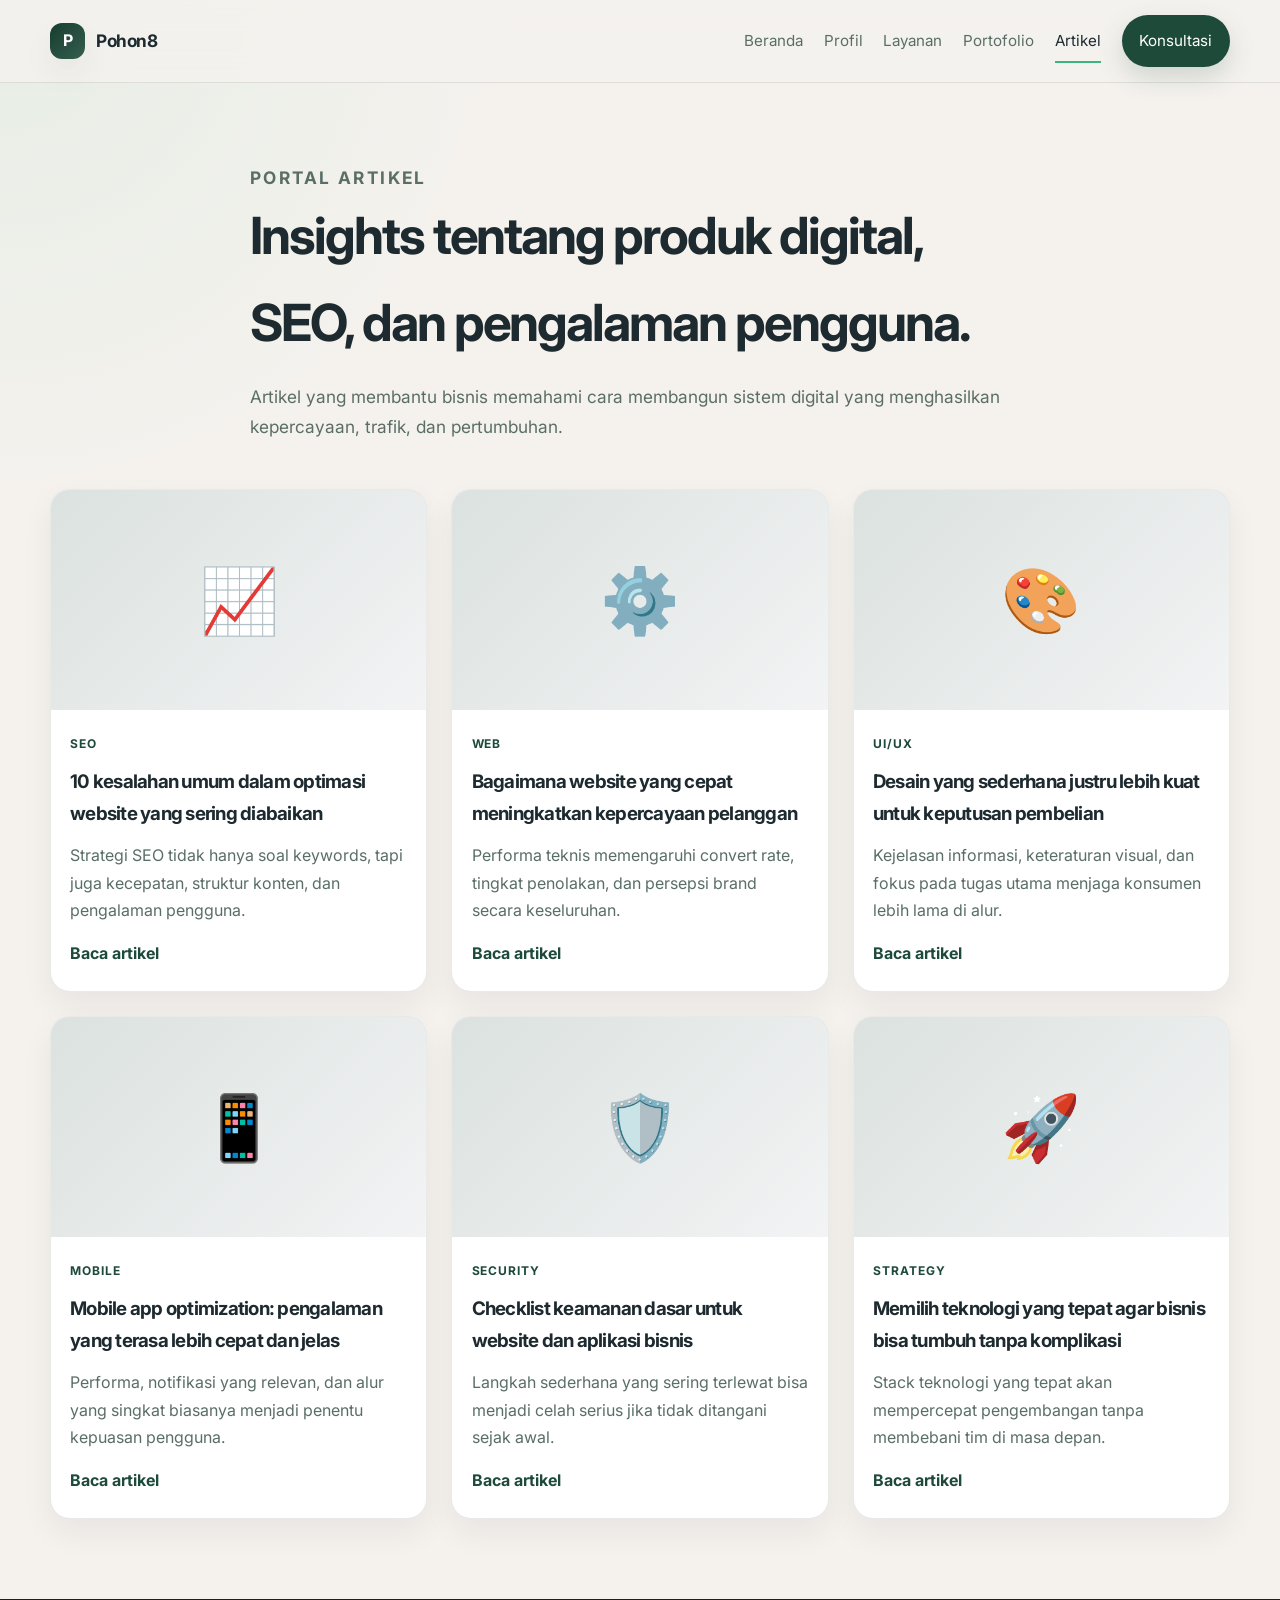
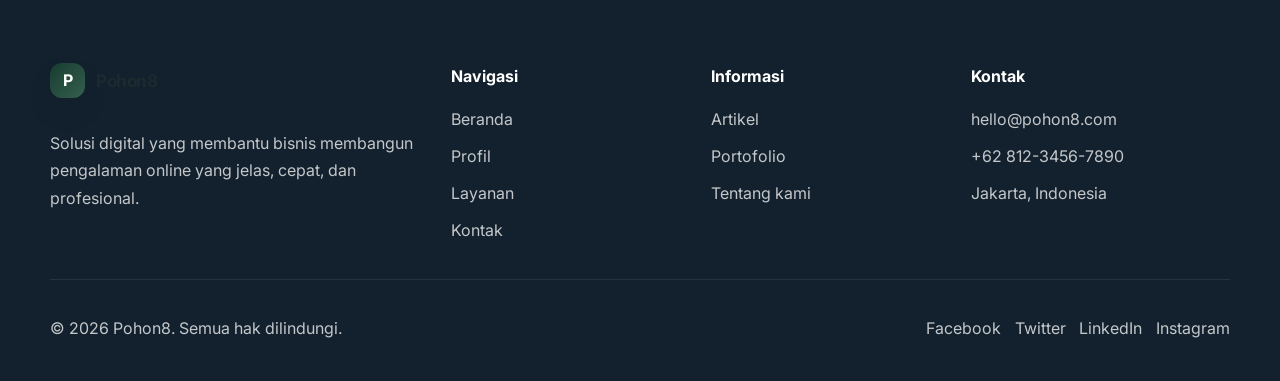
<file: blog/index.html>
<!DOCTYPE html>
<html lang="id">
  <head>
    <meta charset="UTF-8" />
    <meta name="viewport" content="width=device-width, initial-scale=1.0" />
    <title>Portal Artikel Pohon8</title>
    <meta name="description" content="Baca artikel tentang web development, SEO, UI/UX, digital strategy, dan tren teknologi terbaru dari Pohon8." />
    <meta name="robots" content="index, follow" />
    <link rel="canonical" href="https://pohon8.github.io/blog/index.html" />
    <link rel="preconnect" href="https://fonts.googleapis.com" />
    <link rel="preconnect" href="https://fonts.gstatic.com" crossorigin />
    <link href="https://fonts.googleapis.com/css2?family=Inter:wght@400;500;600;700;800&display=swap" rel="stylesheet" />
    <link rel="stylesheet" href="../css/style.css" />
  </head>
  <body>
    <header class="site-header">
      <div class="container nav-wrap">
        <a class="brand" href="../index.html" aria-label="Pohon8 home">
          <span class="brand-mark">P</span>
          <span class="brand-text">Pohon8</span>
        </a>

        <button class="nav-toggle" aria-label="Buka menu navigasi" aria-expanded="false">
          <span></span><span></span><span></span>
        </button>

        <nav class="site-nav" aria-label="Navigasi utama">
          <a href="../index.html" class="nav-link">Beranda</a>
          <a href="../pages/about.html" class="nav-link">Profil</a>
          <a href="../pages/services.html" class="nav-link">Layanan</a>
          <a href="../pages/portfolio.html" class="nav-link">Portofolio</a>
          <a href="index.html" class="nav-link active">Artikel</a>
          <a href="../pages/contact.html" class="nav-link nav-cta">Konsultasi</a>
        </nav>
      </div>
    </header>

    <main>
      <section class="page-hero">
        <div class="container page-hero-inner">
          <p class="eyebrow">Portal artikel</p>
          <h1>Insights tentang produk digital, SEO, dan pengalaman pengguna.</h1>
          <p>Artikel yang membantu bisnis memahami cara membangun sistem digital yang menghasilkan kepercayaan, trafik, dan pertumbuhan.</p>
        </div>
      </section>

      <section class="detail-section">
        <div class="container article-grid">
          <article class="article-card">
            <div class="article-image">📈</div>
            <div class="article-body">
              <span class="meta">SEO</span>
              <h3>10 kesalahan umum dalam optimasi website yang sering diabaikan</h3>
              <p>Strategi SEO tidak hanya soal keywords, tapi juga kecepatan, struktur konten, dan pengalaman pengguna.</p>
              <a class="article-link" href="article.html">Baca artikel</a>
            </div>
          </article>

          <article class="article-card">
            <div class="article-image">⚙️</div>
            <div class="article-body">
              <span class="meta">Web</span>
              <h3>Bagaimana website yang cepat meningkatkan kepercayaan pelanggan</h3>
              <p>Performa teknis memengaruhi convert rate, tingkat penolakan, dan persepsi brand secara keseluruhan.</p>
              <a class="article-link" href="article.html">Baca artikel</a>
            </div>
          </article>

          <article class="article-card">
            <div class="article-image">🎨</div>
            <div class="article-body">
              <span class="meta">UI/UX</span>
              <h3>Desain yang sederhana justru lebih kuat untuk keputusan pembelian</h3>
              <p>Kejelasan informasi, keteraturan visual, dan fokus pada tugas utama menjaga konsumen lebih lama di alur.</p>
              <a class="article-link" href="article.html">Baca artikel</a>
            </div>
          </article>

          <article class="article-card">
            <div class="article-image">📱</div>
            <div class="article-body">
              <span class="meta">Mobile</span>
              <h3>Mobile app optimization: pengalaman yang terasa lebih cepat dan jelas</h3>
              <p>Performa, notifikasi yang relevan, dan alur yang singkat biasanya menjadi penentu kepuasan pengguna.</p>
              <a class="article-link" href="article.html">Baca artikel</a>
            </div>
          </article>

          <article class="article-card">
            <div class="article-image">🛡️</div>
            <div class="article-body">
              <span class="meta">Security</span>
              <h3>Checklist keamanan dasar untuk website dan aplikasi bisnis</h3>
              <p>Langkah sederhana yang sering terlewat bisa menjadi celah serius jika tidak ditangani sejak awal.</p>
              <a class="article-link" href="article.html">Baca artikel</a>
            </div>
          </article>

          <article class="article-card">
            <div class="article-image">🚀</div>
            <div class="article-body">
              <span class="meta">Strategy</span>
              <h3>Memilih teknologi yang tepat agar bisnis bisa tumbuh tanpa komplikasi</h3>
              <p>Stack teknologi yang tepat akan mempercepat pengembangan tanpa membebani tim di masa depan.</p>
              <a class="article-link" href="article.html">Baca artikel</a>
            </div>
          </article>
        </div>
      </section>
    </main>

    <footer class="site-footer">
      <div class="container footer-grid">
        <div>
          <a class="brand footer-brand" href="../index.html" aria-label="Pohon8 home">
            <span class="brand-mark">P</span>
            <span class="brand-text">Pohon8</span>
          </a>
          <p>Solusi digital yang membantu bisnis membangun pengalaman online yang jelas, cepat, dan profesional.</p>
        </div>
        <div>
          <h3>Navigasi</h3>
          <ul>
            <li><a href="../index.html">Beranda</a></li>
            <li><a href="../pages/about.html">Profil</a></li>
            <li><a href="../pages/services.html">Layanan</a></li>
            <li><a href="../pages/contact.html">Kontak</a></li>
          </ul>
        </div>
        <div>
          <h3>Informasi</h3>
          <ul>
            <li><a href="index.html">Artikel</a></li>
            <li><a href="../pages/portfolio.html">Portofolio</a></li>
            <li><a href="../pages/about.html">Tentang kami</a></li>
          </ul>
        </div>
        <div>
          <h3>Kontak</h3>
          <ul>
            <li><a href="mailto:hello@pohon8.com">hello@pohon8.com</a></li>
            <li><a href="tel:+6281234567890">+62 812-3456-7890</a></li>
            <li>Jakarta, Indonesia</li>
          </ul>
        </div>
      </div>
      <div class="container footer-bottom">
        <p>© <span data-year></span> Pohon8. Semua hak dilindungi.</p>
        <div class="socials">
          <a href="https://facebook.com/pohon8" target="_blank" rel="noreferrer">Facebook</a>
          <a href="https://twitter.com/pohon8" target="_blank" rel="noreferrer">Twitter</a>
          <a href="https://linkedin.com/company/pohon8" target="_blank" rel="noreferrer">LinkedIn</a>
          <a href="https://instagram.com/pohon8" target="_blank" rel="noreferrer">Instagram</a>
        </div>
      </div>
    </footer>

    <script src="../js/script.js"></script>
  </body>
</html>
</file>
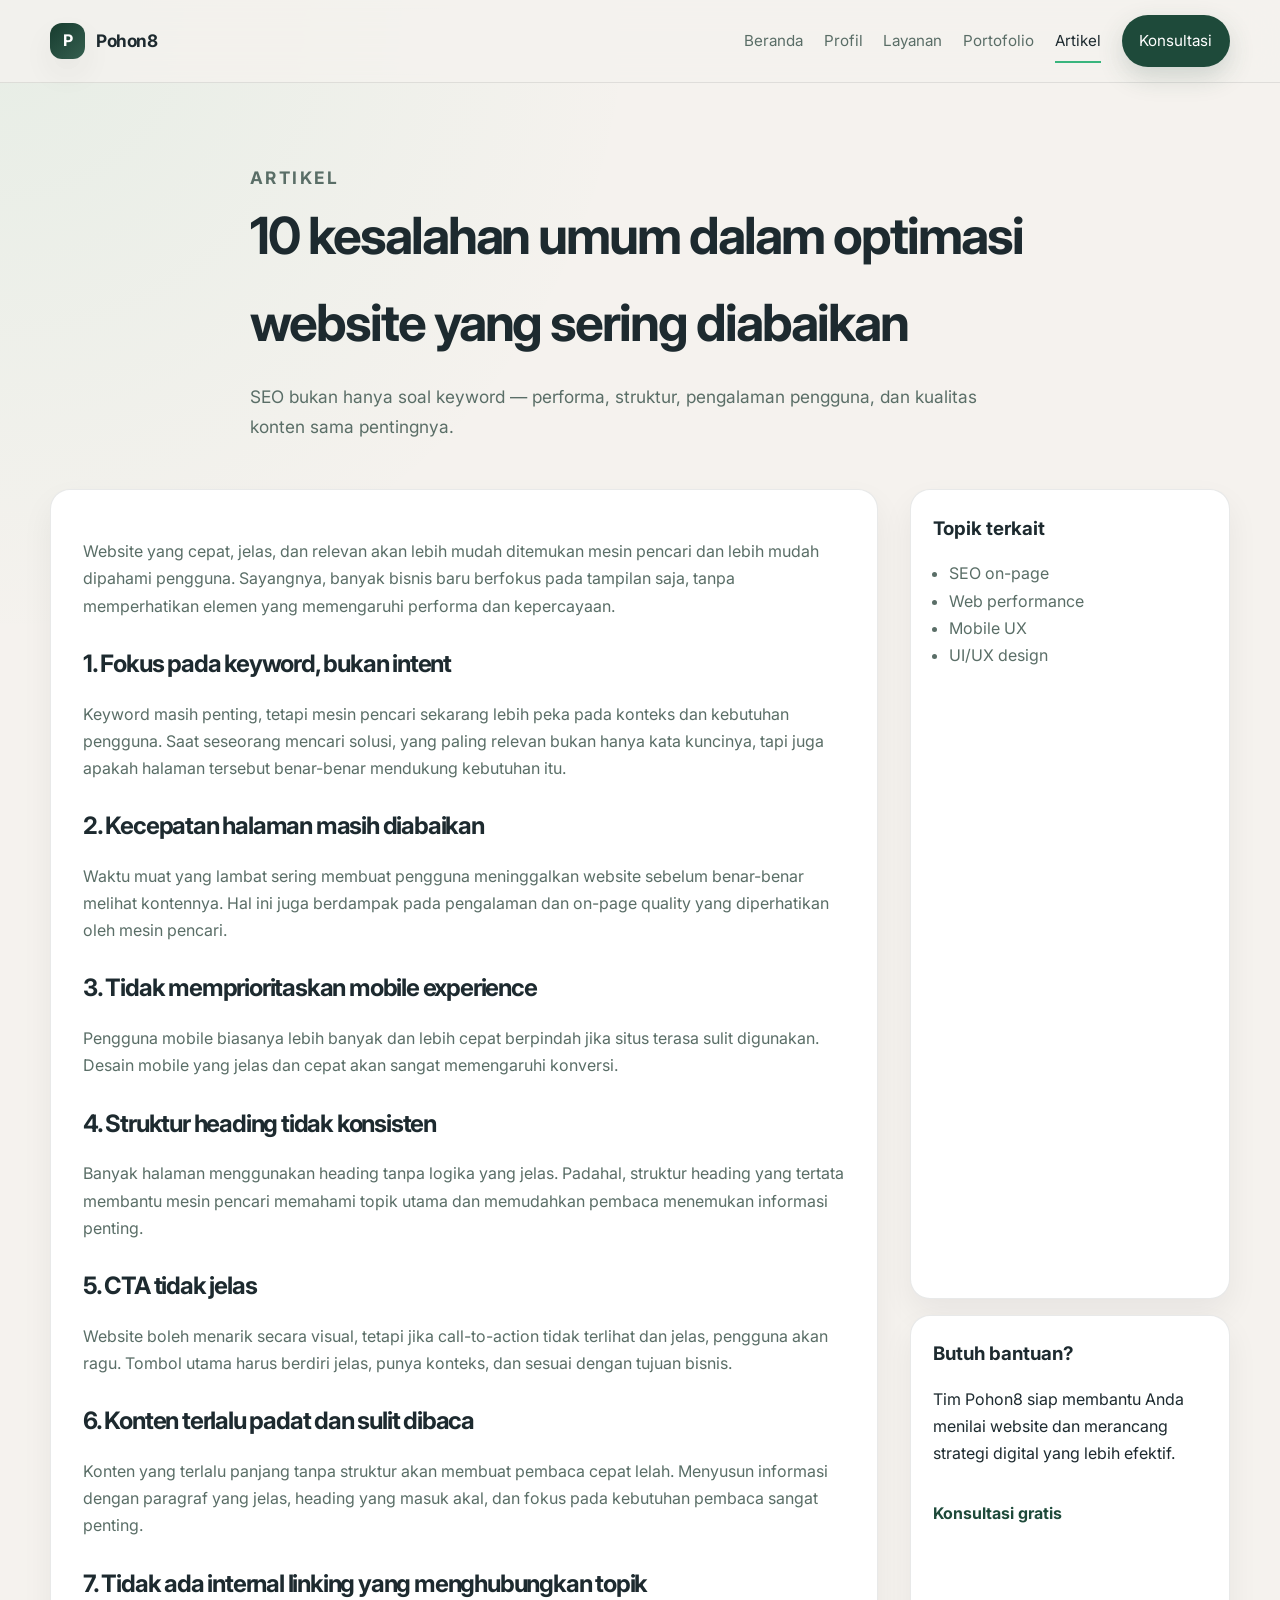
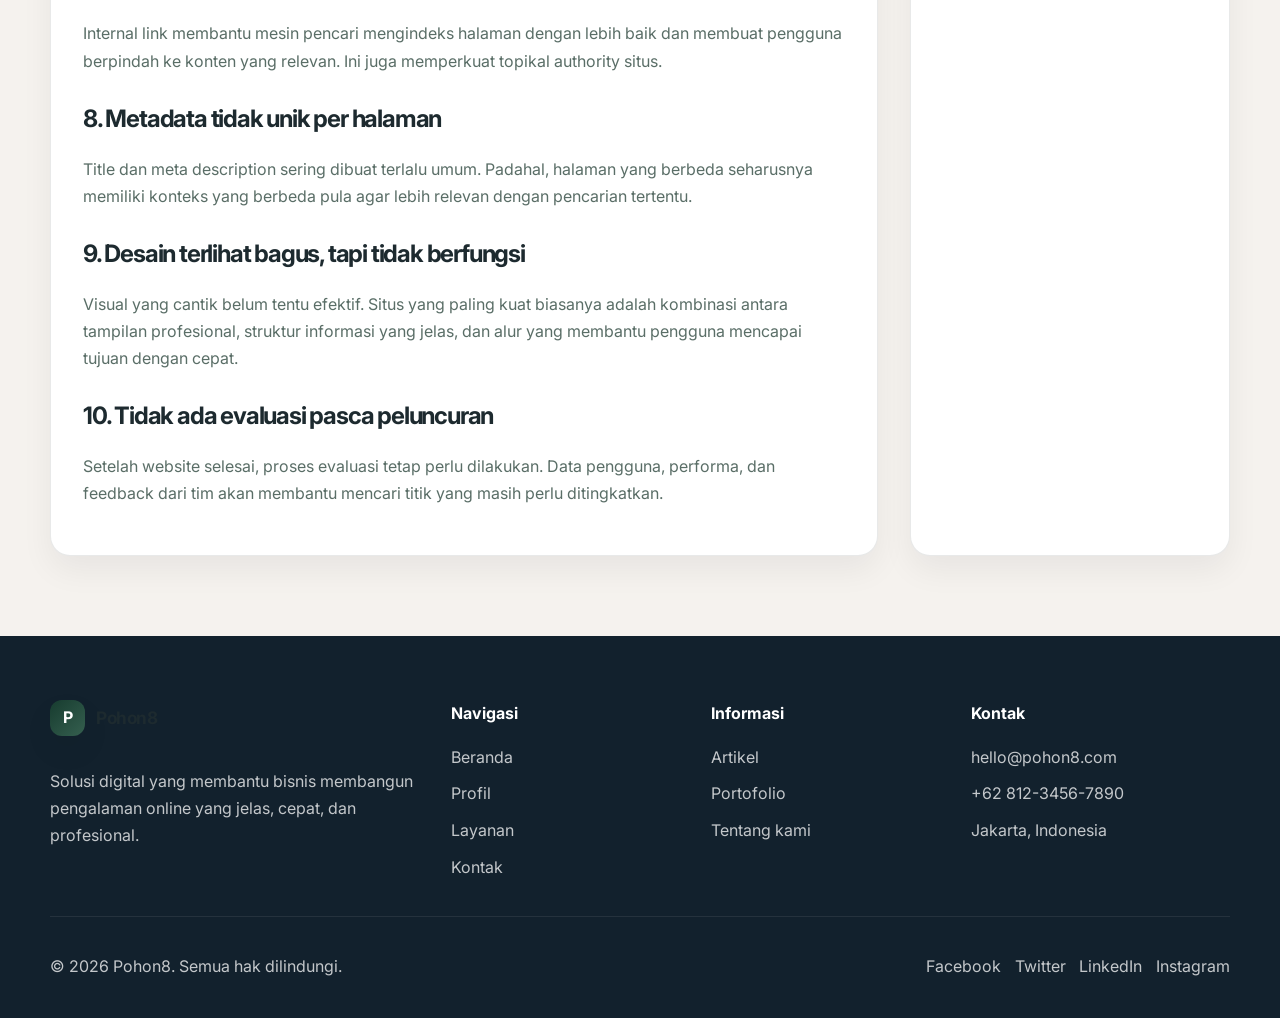
<file: blog/article.html>
<!DOCTYPE html>
<html lang="id">
  <head>
    <meta charset="UTF-8" />
    <meta name="viewport" content="width=device-width, initial-scale=1.0" />
    <title>10 Kesalahan Umum Dalam Optimasi Website yang Sering Diabaikan | Pohon8</title>
    <meta name="description" content="Pelajari cara menghindari 10 kesalahan umum dalam optimasi website agar situs lebih cepat, lebih kuat secara SEO, dan lebih nyaman untuk pengguna." />
    <meta name="robots" content="index, follow" />
    <link rel="canonical" href="https://pohon8.github.io/blog/article.html" />
    <link rel="preconnect" href="https://fonts.googleapis.com" />
    <link rel="preconnect" href="https://fonts.gstatic.com" crossorigin />
    <link href="https://fonts.googleapis.com/css2?family=Inter:wght@400;500;600;700;800&display=swap" rel="stylesheet" />
    <link rel="stylesheet" href="../css/style.css" />
  </head>
  <body>
    <header class="site-header">
      <div class="container nav-wrap">
        <a class="brand" href="../index.html" aria-label="Pohon8 home">
          <span class="brand-mark">P</span>
          <span class="brand-text">Pohon8</span>
        </a>

        <button class="nav-toggle" aria-label="Buka menu navigasi" aria-expanded="false">
          <span></span><span></span><span></span>
        </button>

        <nav class="site-nav" aria-label="Navigasi utama">
          <a href="../index.html" class="nav-link">Beranda</a>
          <a href="../pages/about.html" class="nav-link">Profil</a>
          <a href="../pages/services.html" class="nav-link">Layanan</a>
          <a href="../pages/portfolio.html" class="nav-link">Portofolio</a>
          <a href="index.html" class="nav-link active">Artikel</a>
          <a href="../pages/contact.html" class="nav-link nav-cta">Konsultasi</a>
        </nav>
      </div>
    </header>

    <main>
      <section class="page-hero">
        <div class="container page-hero-inner">
          <p class="eyebrow">Artikel</p>
          <h1>10 kesalahan umum dalam optimasi website yang sering diabaikan</h1>
          <p>SEO bukan hanya soal keyword — performa, struktur, pengalaman pengguna, dan kualitas konten sama pentingnya.</p>
        </div>
      </section>

      <section class="detail-section">
        <div class="container article-layout">
          <article class="article-content">
            <p>Website yang cepat, jelas, dan relevan akan lebih mudah ditemukan mesin pencari dan lebih mudah dipahami pengguna. Sayangnya, banyak bisnis baru berfokus pada tampilan saja, tanpa memperhatikan elemen yang memengaruhi performa dan kepercayaan.</p>

            <h2>1. Fokus pada keyword, bukan intent</h2>
            <p>Keyword masih penting, tetapi mesin pencari sekarang lebih peka pada konteks dan kebutuhan pengguna. Saat seseorang mencari solusi, yang paling relevan bukan hanya kata kuncinya, tapi juga apakah halaman tersebut benar-benar mendukung kebutuhan itu.</p>

            <h2>2. Kecepatan halaman masih diabaikan</h2>
            <p>Waktu muat yang lambat sering membuat pengguna meninggalkan website sebelum benar-benar melihat kontennya. Hal ini juga berdampak pada pengalaman dan on-page quality yang diperhatikan oleh mesin pencari.</p>

            <h2>3. Tidak memprioritaskan mobile experience</h2>
            <p>Pengguna mobile biasanya lebih banyak dan lebih cepat berpindah jika situs terasa sulit digunakan. Desain mobile yang jelas dan cepat akan sangat memengaruhi konversi.</p>

            <h2>4. Struktur heading tidak konsisten</h2>
            <p>Banyak halaman menggunakan heading tanpa logika yang jelas. Padahal, struktur heading yang tertata membantu mesin pencari memahami topik utama dan memudahkan pembaca menemukan informasi penting.</p>

            <h2>5. CTA tidak jelas</h2>
            <p>Website boleh menarik secara visual, tetapi jika call-to-action tidak terlihat dan jelas, pengguna akan ragu. Tombol utama harus berdiri jelas, punya konteks, dan sesuai dengan tujuan bisnis.</p>

            <h2>6. Konten terlalu padat dan sulit dibaca</h2>
            <p>Konten yang terlalu panjang tanpa struktur akan membuat pembaca cepat lelah. Menyusun informasi dengan paragraf yang jelas, heading yang masuk akal, dan fokus pada kebutuhan pembaca sangat penting.</p>

            <h2>7. Tidak ada internal linking yang menghubungkan topik</h2>
            <p>Internal link membantu mesin pencari mengindeks halaman dengan lebih baik dan membuat pengguna berpindah ke konten yang relevan. Ini juga memperkuat topikal authority situs.</p>

            <h2>8. Metadata tidak unik per halaman</h2>
            <p>Title dan meta description sering dibuat terlalu umum. Padahal, halaman yang berbeda seharusnya memiliki konteks yang berbeda pula agar lebih relevan dengan pencarian tertentu.</p>

            <h2>9. Desain terlihat bagus, tapi tidak berfungsi</h2>
            <p>Visual yang cantik belum tentu efektif. Situs yang paling kuat biasanya adalah kombinasi antara tampilan profesional, struktur informasi yang jelas, dan alur yang membantu pengguna mencapai tujuan dengan cepat.</p>

            <h2>10. Tidak ada evaluasi pasca peluncuran</h2>
            <p>Setelah website selesai, proses evaluasi tetap perlu dilakukan. Data pengguna, performa, dan feedback dari tim akan membantu mencari titik yang masih perlu ditingkatkan.</p>
          </article>

          <aside class="article-sidebar">
            <div class="sidebar-box">
              <h3>Topik terkait</h3>
              <ul>
                <li>SEO on-page</li>
                <li>Web performance</li>
                <li>Mobile UX</li>
                <li>UI/UX design</li>
              </ul>
            </div>
            <div class="sidebar-box">
              <h3>Butuh bantuan?</h3>
              <p>Tim Pohon8 siap membantu Anda menilai website dan merancang strategi digital yang lebih efektif.</p>
              <a class="article-link" href="../pages/contact.html">Konsultasi gratis</a>
            </div>
          </aside>
        </div>
      </section>
    </main>

    <footer class="site-footer">
      <div class="container footer-grid">
        <div>
          <a class="brand footer-brand" href="../index.html" aria-label="Pohon8 home">
            <span class="brand-mark">P</span>
            <span class="brand-text">Pohon8</span>
          </a>
          <p>Solusi digital yang membantu bisnis membangun pengalaman online yang jelas, cepat, dan profesional.</p>
        </div>
        <div>
          <h3>Navigasi</h3>
          <ul>
            <li><a href="../index.html">Beranda</a></li>
            <li><a href="../pages/about.html">Profil</a></li>
            <li><a href="../pages/services.html">Layanan</a></li>
            <li><a href="../pages/contact.html">Kontak</a></li>
          </ul>
        </div>
        <div>
          <h3>Informasi</h3>
          <ul>
            <li><a href="index.html">Artikel</a></li>
            <li><a href="../pages/portfolio.html">Portofolio</a></li>
            <li><a href="../pages/about.html">Tentang kami</a></li>
          </ul>
        </div>
        <div>
          <h3>Kontak</h3>
          <ul>
            <li><a href="mailto:hello@pohon8.com">hello@pohon8.com</a></li>
            <li><a href="tel:+6281234567890">+62 812-3456-7890</a></li>
            <li>Jakarta, Indonesia</li>
          </ul>
        </div>
      </div>
      <div class="container footer-bottom">
        <p>© <span data-year></span> Pohon8. Semua hak dilindungi.</p>
        <div class="socials">
          <a href="https://facebook.com/pohon8" target="_blank" rel="noreferrer">Facebook</a>
          <a href="https://twitter.com/pohon8" target="_blank" rel="noreferrer">Twitter</a>
          <a href="https://linkedin.com/company/pohon8" target="_blank" rel="noreferrer">LinkedIn</a>
          <a href="https://instagram.com/pohon8" target="_blank" rel="noreferrer">Instagram</a>
        </div>
      </div>
    </footer>

    <script src="../js/script.js"></script>
  </body>
</html>
</file>
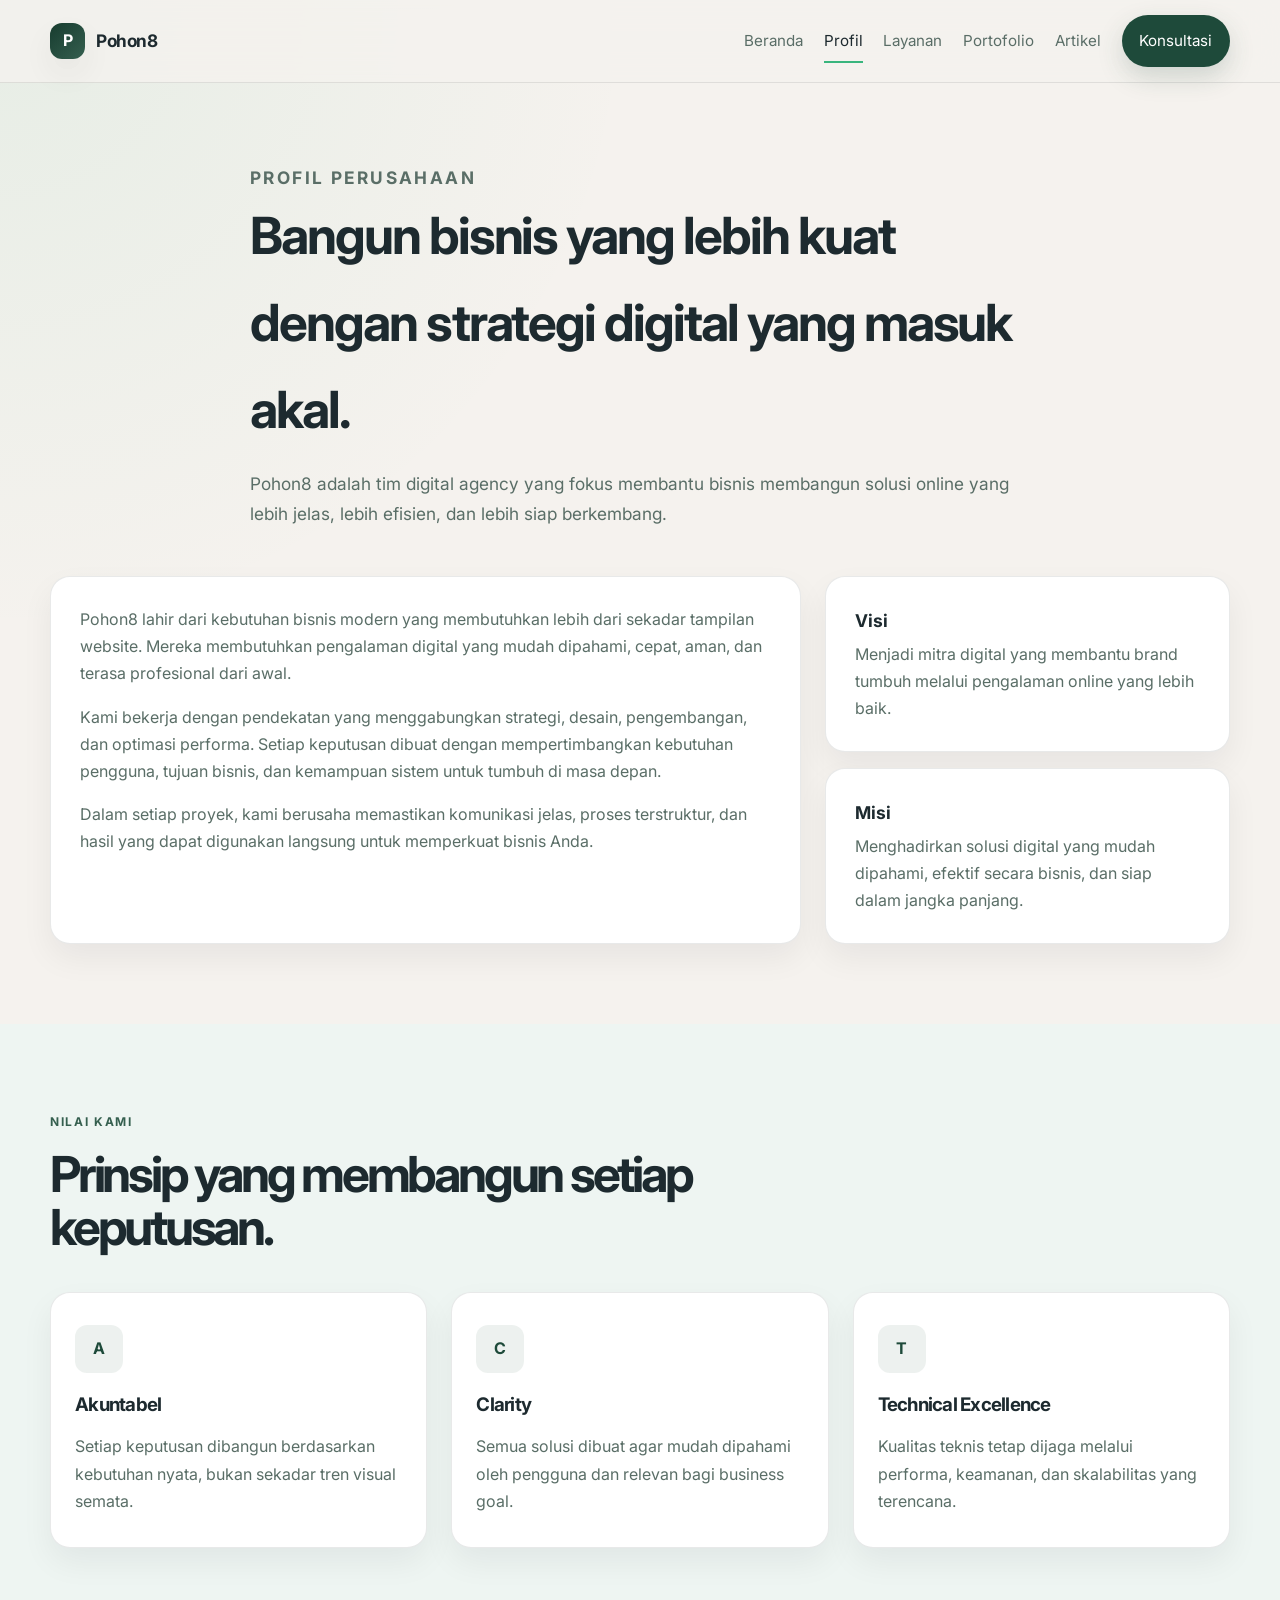
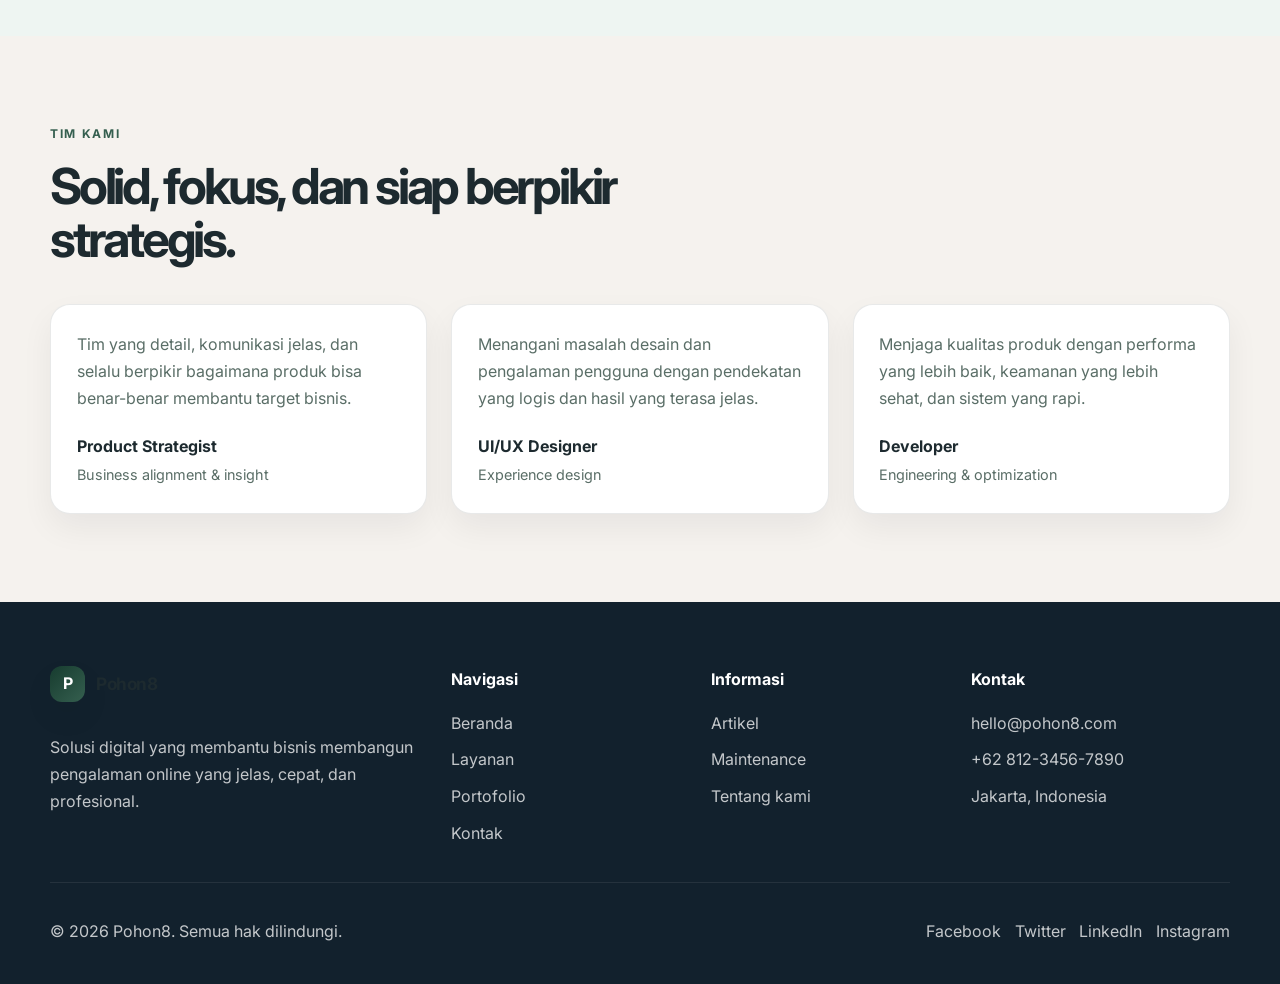
<file: pages/about.html>
<!DOCTYPE html>
<html lang="id">
  <head>
    <meta charset="UTF-8" />
    <meta name="viewport" content="width=device-width, initial-scale=1.0" />
    <title>Profil Pohon8 | Tim, Visi, dan Nilai</title>
    <meta name="description" content="Kenali Pohon8, tim digital agency yang membantu bisnis membangun website, aplikasi, dan pengalaman digital yang siap tumbuh." />
    <meta name="robots" content="index, follow" />
    <link rel="canonical" href="https://pohon8.github.io/pages/about.html" />
    <link rel="preconnect" href="https://fonts.googleapis.com" />
    <link rel="preconnect" href="https://fonts.gstatic.com" crossorigin />
    <link href="https://fonts.googleapis.com/css2?family=Inter:wght@400;500;600;700;800&display=swap" rel="stylesheet" />
    <link rel="stylesheet" href="../css/style.css" />
  </head>
  <body>
    <header class="site-header">
      <div class="container nav-wrap">
        <a class="brand" href="../index.html" aria-label="Pohon8 home">
          <span class="brand-mark">P</span>
          <span class="brand-text">Pohon8</span>
        </a>

        <button class="nav-toggle" aria-label="Buka menu navigasi" aria-expanded="false">
          <span></span><span></span><span></span>
        </button>

        <nav class="site-nav" aria-label="Navigasi utama">
          <a href="../index.html" class="nav-link">Beranda</a>
          <a href="about.html" class="nav-link active">Profil</a>
          <a href="services.html" class="nav-link">Layanan</a>
          <a href="portfolio.html" class="nav-link">Portofolio</a>
          <a href="../blog/index.html" class="nav-link">Artikel</a>
          <a href="contact.html" class="nav-link nav-cta">Konsultasi</a>
        </nav>
      </div>
    </header>

    <main>
      <section class="page-hero">
        <div class="container page-hero-inner">
          <p class="eyebrow">Profil perusahaan</p>
          <h1>Bangun bisnis yang lebih kuat dengan strategi digital yang masuk akal.</h1>
          <p>Pohon8 adalah tim digital agency yang fokus membantu bisnis membangun solusi online yang lebih jelas, lebih efisien, dan lebih siap berkembang.</p>
        </div>
      </section>

      <section class="detail-section">
        <div class="container detail-grid">
          <article class="detail-copy">
            <p>Pohon8 lahir dari kebutuhan bisnis modern yang membutuhkan lebih dari sekadar tampilan website. Mereka membutuhkan pengalaman digital yang mudah dipahami, cepat, aman, dan terasa profesional dari awal.</p>
            <p>Kami bekerja dengan pendekatan yang menggabungkan strategi, desain, pengembangan, dan optimasi performa. Setiap keputusan dibuat dengan mempertimbangkan kebutuhan pengguna, tujuan bisnis, dan kemampuan sistem untuk tumbuh di masa depan.</p>
            <p>Dalam setiap proyek, kami berusaha memastikan komunikasi jelas, proses terstruktur, dan hasil yang dapat digunakan langsung untuk memperkuat bisnis Anda.</p>
          </article>

          <div class="info-stack">
            <div class="info-card">
              <strong>Visi</strong>
              <p>Menjadi mitra digital yang membantu brand tumbuh melalui pengalaman online yang lebih baik.</p>
            </div>
            <div class="info-card">
              <strong>Misi</strong>
              <p>Menghadirkan solusi digital yang mudah dipahami, efektif secara bisnis, dan siap dalam jangka panjang.</p>
            </div>
          </div>
        </div>
      </section>

      <section class="section section-soft">
        <div class="container">
          <div class="section-heading narrow">
            <p class="eyebrow">Nilai kami</p>
            <h2>Prinsip yang membangun setiap keputusan.</h2>
          </div>

          <div class="feature-grid">
            <article class="feature-card">
              <div class="icon-box">A</div>
              <h3>Akuntabel</h3>
              <p>Setiap keputusan dibangun berdasarkan kebutuhan nyata, bukan sekadar tren visual semata.</p>
            </article>
            <article class="feature-card">
              <div class="icon-box">C</div>
              <h3>Clarity</h3>
              <p>Semua solusi dibuat agar mudah dipahami oleh pengguna dan relevan bagi business goal.</p>
            </article>
            <article class="feature-card">
              <div class="icon-box">T</div>
              <h3>Technical Excellence</h3>
              <p>Kualitas teknis tetap dijaga melalui performa, keamanan, dan skalabilitas yang terencana.</p>
            </article>
          </div>
        </div>
      </section>

      <section class="section">
        <div class="container">
          <div class="section-heading">
            <p class="eyebrow">Tim kami</p>
            <h2>Solid, fokus, dan siap berpikir strategis.</h2>
          </div>

          <div class="testimonial-grid">
            <article class="testimonial-card">
              <p>Tim yang detail, komunikasi jelas, dan selalu berpikir bagaimana produk bisa benar-benar membantu target bisnis.</p>
              <div class="person">
                <strong>Product Strategist</strong>
                <span>Business alignment & insight</span>
              </div>
            </article>
            <article class="testimonial-card">
              <p>Menangani masalah desain dan pengalaman pengguna dengan pendekatan yang logis dan hasil yang terasa jelas.</p>
              <div class="person">
                <strong>UI/UX Designer</strong>
                <span>Experience design</span>
              </div>
            </article>
            <article class="testimonial-card">
              <p>Menjaga kualitas produk dengan performa yang lebih baik, keamanan yang lebih sehat, dan sistem yang rapi.</p>
              <div class="person">
                <strong>Developer</strong>
                <span>Engineering & optimization</span>
              </div>
            </article>
          </div>
        </div>
      </section>
    </main>

    <footer class="site-footer">
      <div class="container footer-grid">
        <div>
          <a class="brand footer-brand" href="../index.html" aria-label="Pohon8 home">
            <span class="brand-mark">P</span>
            <span class="brand-text">Pohon8</span>
          </a>
          <p>Solusi digital yang membantu bisnis membangun pengalaman online yang jelas, cepat, dan profesional.</p>
        </div>
        <div>
          <h3>Navigasi</h3>
          <ul>
            <li><a href="../index.html">Beranda</a></li>
            <li><a href="services.html">Layanan</a></li>
            <li><a href="portfolio.html">Portofolio</a></li>
            <li><a href="contact.html">Kontak</a></li>
          </ul>
        </div>
        <div>
          <h3>Informasi</h3>
          <ul>
            <li><a href="../blog/index.html">Artikel</a></li>
            <li><a href="services.html">Maintenance</a></li>
            <li><a href="about.html">Tentang kami</a></li>
          </ul>
        </div>
        <div>
          <h3>Kontak</h3>
          <ul>
            <li><a href="mailto:hello@pohon8.com">hello@pohon8.com</a></li>
            <li><a href="tel:+6281234567890">+62 812-3456-7890</a></li>
            <li>Jakarta, Indonesia</li>
          </ul>
        </div>
      </div>
      <div class="container footer-bottom">
        <p>© <span data-year></span> Pohon8. Semua hak dilindungi.</p>
        <div class="socials">
          <a href="https://facebook.com/pohon8" target="_blank" rel="noreferrer">Facebook</a>
          <a href="https://twitter.com/pohon8" target="_blank" rel="noreferrer">Twitter</a>
          <a href="https://linkedin.com/company/pohon8" target="_blank" rel="noreferrer">LinkedIn</a>
          <a href="https://instagram.com/pohon8" target="_blank" rel="noreferrer">Instagram</a>
        </div>
      </div>
    </footer>

    <script src="../js/script.js"></script>
  </body>
</html>
</file>
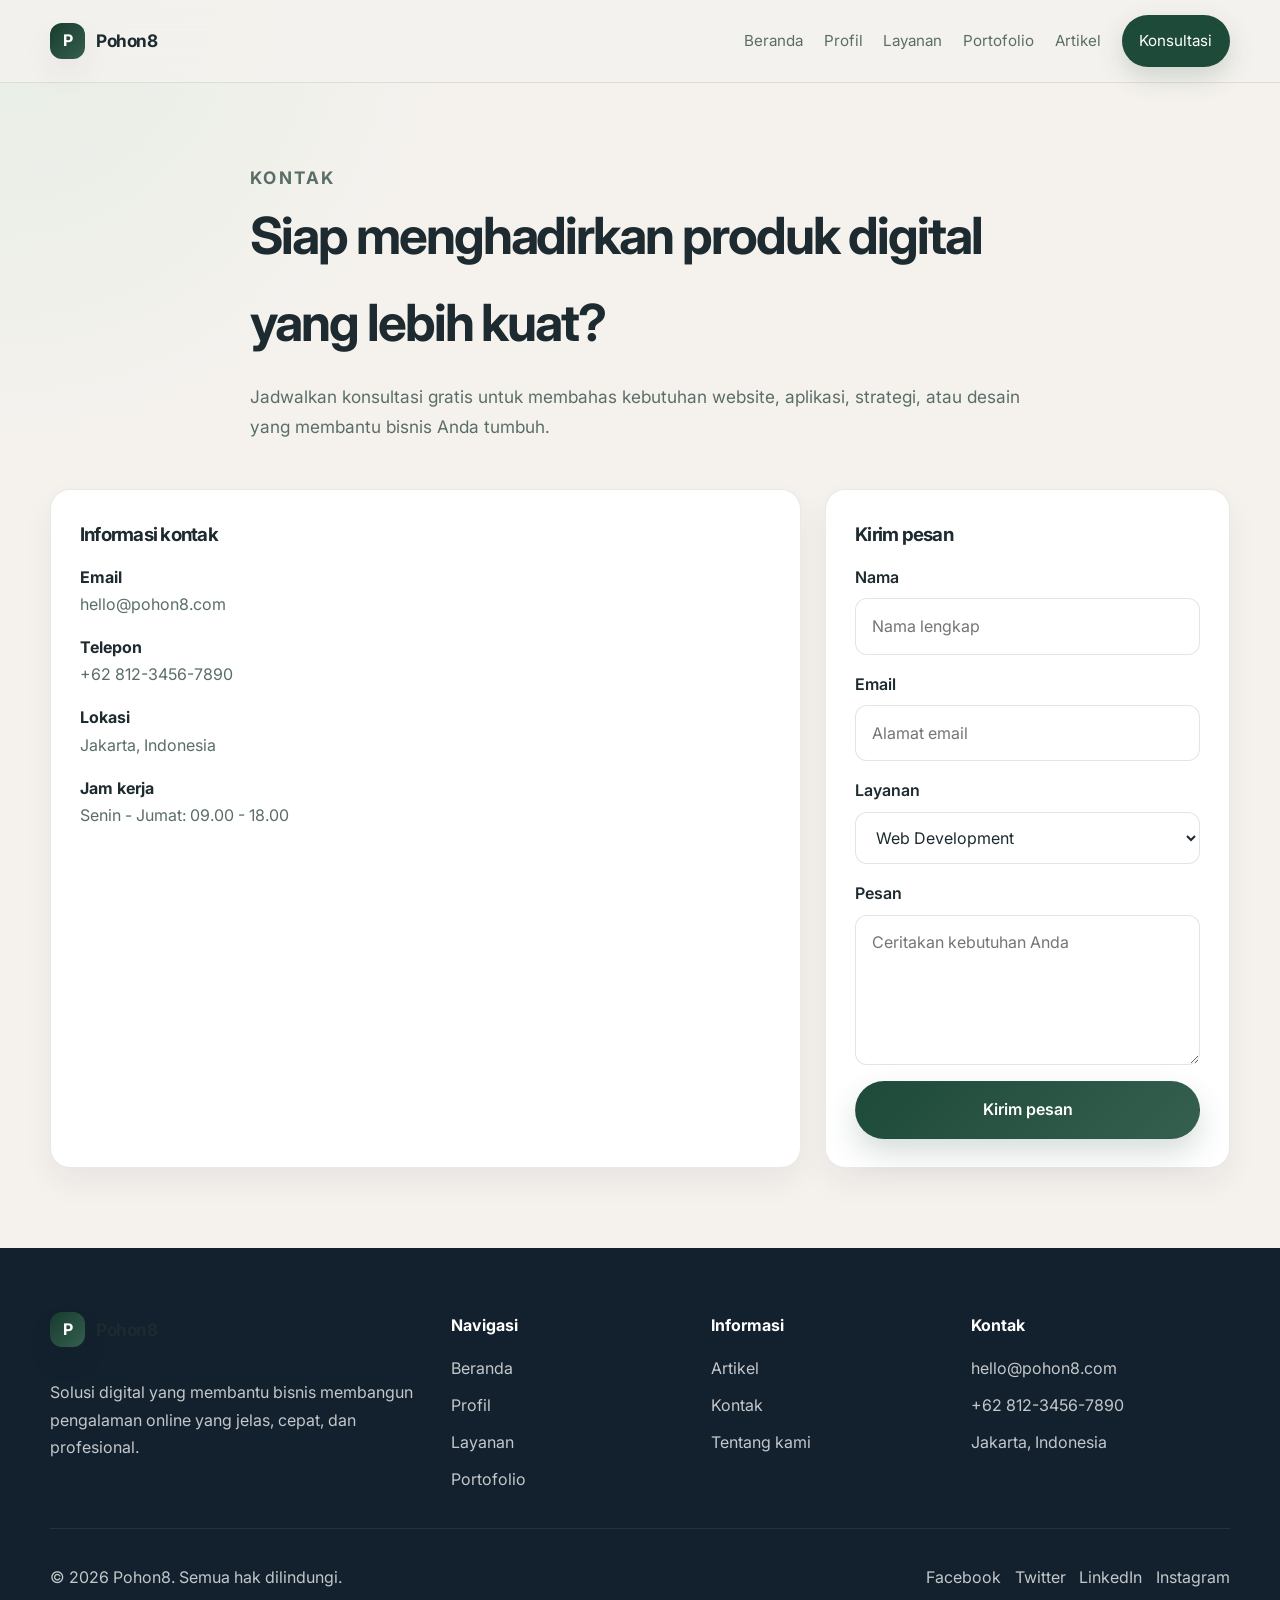
<file: pages/contact.html>
<!DOCTYPE html>
<html lang="id">
  <head>
    <meta charset="UTF-8" />
    <meta name="viewport" content="width=device-width, initial-scale=1.0" />
    <title>Kontak Pohon8 | Konsultasi Digital Gratis</title>
    <meta name="description" content="Hubungi Pohon8 untuk konsultasi website, aplikasi, UI/UX, dan kebutuhan digital bisnis Anda." />
    <meta name="robots" content="index, follow" />
    <link rel="canonical" href="https://pohon8.github.io/pages/contact.html" />
    <link rel="preconnect" href="https://fonts.googleapis.com" />
    <link rel="preconnect" href="https://fonts.gstatic.com" crossorigin />
    <link href="https://fonts.googleapis.com/css2?family=Inter:wght@400;500;600;700;800&display=swap" rel="stylesheet" />
    <link rel="stylesheet" href="../css/style.css" />
  </head>
  <body>
    <header class="site-header">
      <div class="container nav-wrap">
        <a class="brand" href="../index.html" aria-label="Pohon8 home">
          <span class="brand-mark">P</span>
          <span class="brand-text">Pohon8</span>
        </a>

        <button class="nav-toggle" aria-label="Buka menu navigasi" aria-expanded="false">
          <span></span><span></span><span></span>
        </button>

        <nav class="site-nav" aria-label="Navigasi utama">
          <a href="../index.html" class="nav-link">Beranda</a>
          <a href="about.html" class="nav-link">Profil</a>
          <a href="services.html" class="nav-link">Layanan</a>
          <a href="portfolio.html" class="nav-link">Portofolio</a>
          <a href="../blog/index.html" class="nav-link">Artikel</a>
          <a href="contact.html" class="nav-link nav-cta active">Konsultasi</a>
        </nav>
      </div>
    </header>

    <main>
      <section class="page-hero">
        <div class="container page-hero-inner">
          <p class="eyebrow">Kontak</p>
          <h1>Siap menghadirkan produk digital yang lebih kuat?</h1>
          <p>Jadwalkan konsultasi gratis untuk membahas kebutuhan website, aplikasi, strategi, atau desain yang membantu bisnis Anda tumbuh.</p>
        </div>
      </section>

      <section class="detail-section">
        <div class="container detail-grid">
          <div class="contact-card">
            <h3>Informasi kontak</h3>
            <div class="contact-stack">
              <div>
                <strong>Email</strong>
                <p><a href="mailto:hello@pohon8.com">hello@pohon8.com</a></p>
              </div>
              <div>
                <strong>Telepon</strong>
                <p><a href="tel:+6281234567890">+62 812-3456-7890</a></p>
              </div>
              <div>
                <strong>Lokasi</strong>
                <p>Jakarta, Indonesia</p>
              </div>
              <div>
                <strong>Jam kerja</strong>
                <p>Senin - Jumat: 09.00 - 18.00</p>
              </div>
            </div>
          </div>

          <div class="contact-card">
            <h3>Kirim pesan</h3>
            <form class="contact-form" action="#" method="post">
              <div class="field">
                <label for="name">Nama</label>
                <input id="name" name="name" type="text" placeholder="Nama lengkap" required />
              </div>
              <div class="field">
                <label for="email">Email</label>
                <input id="email" name="email" type="email" placeholder="Alamat email" required />
              </div>
              <div class="field">
                <label for="service">Layanan</label>
                <select id="service" name="service">
                  <option>Web Development</option>
                  <option>Mobile App</option>
                  <option>UI/UX Design</option>
                  <option>Performance Optimization</option>
                  <option>Maintenance</option>
                </select>
              </div>
              <div class="field">
                <label for="message">Pesan</label>
                <textarea id="message" name="message" placeholder="Ceritakan kebutuhan Anda" required></textarea>
              </div>
              <button class="button button-primary" type="submit">Kirim pesan</button>
            </form>
          </div>
        </div>
      </section>
    </main>

    <footer class="site-footer">
      <div class="container footer-grid">
        <div>
          <a class="brand footer-brand" href="../index.html" aria-label="Pohon8 home">
            <span class="brand-mark">P</span>
            <span class="brand-text">Pohon8</span>
          </a>
          <p>Solusi digital yang membantu bisnis membangun pengalaman online yang jelas, cepat, dan profesional.</p>
        </div>
        <div>
          <h3>Navigasi</h3>
          <ul>
            <li><a href="../index.html">Beranda</a></li>
            <li><a href="about.html">Profil</a></li>
            <li><a href="services.html">Layanan</a></li>
            <li><a href="portfolio.html">Portofolio</a></li>
          </ul>
        </div>
        <div>
          <h3>Informasi</h3>
          <ul>
            <li><a href="../blog/index.html">Artikel</a></li>
            <li><a href="contact.html">Kontak</a></li>
            <li><a href="about.html">Tentang kami</a></li>
          </ul>
        </div>
        <div>
          <h3>Kontak</h3>
          <ul>
            <li><a href="mailto:hello@pohon8.com">hello@pohon8.com</a></li>
            <li><a href="tel:+6281234567890">+62 812-3456-7890</a></li>
            <li>Jakarta, Indonesia</li>
          </ul>
        </div>
      </div>
      <div class="container footer-bottom">
        <p>© <span data-year></span> Pohon8. Semua hak dilindungi.</p>
        <div class="socials">
          <a href="https://facebook.com/pohon8" target="_blank" rel="noreferrer">Facebook</a>
          <a href="https://twitter.com/pohon8" target="_blank" rel="noreferrer">Twitter</a>
          <a href="https://linkedin.com/company/pohon8" target="_blank" rel="noreferrer">LinkedIn</a>
          <a href="https://instagram.com/pohon8" target="_blank" rel="noreferrer">Instagram</a>
        </div>
      </div>
    </footer>

    <script src="../js/script.js"></script>
  </body>
</html>
</file>
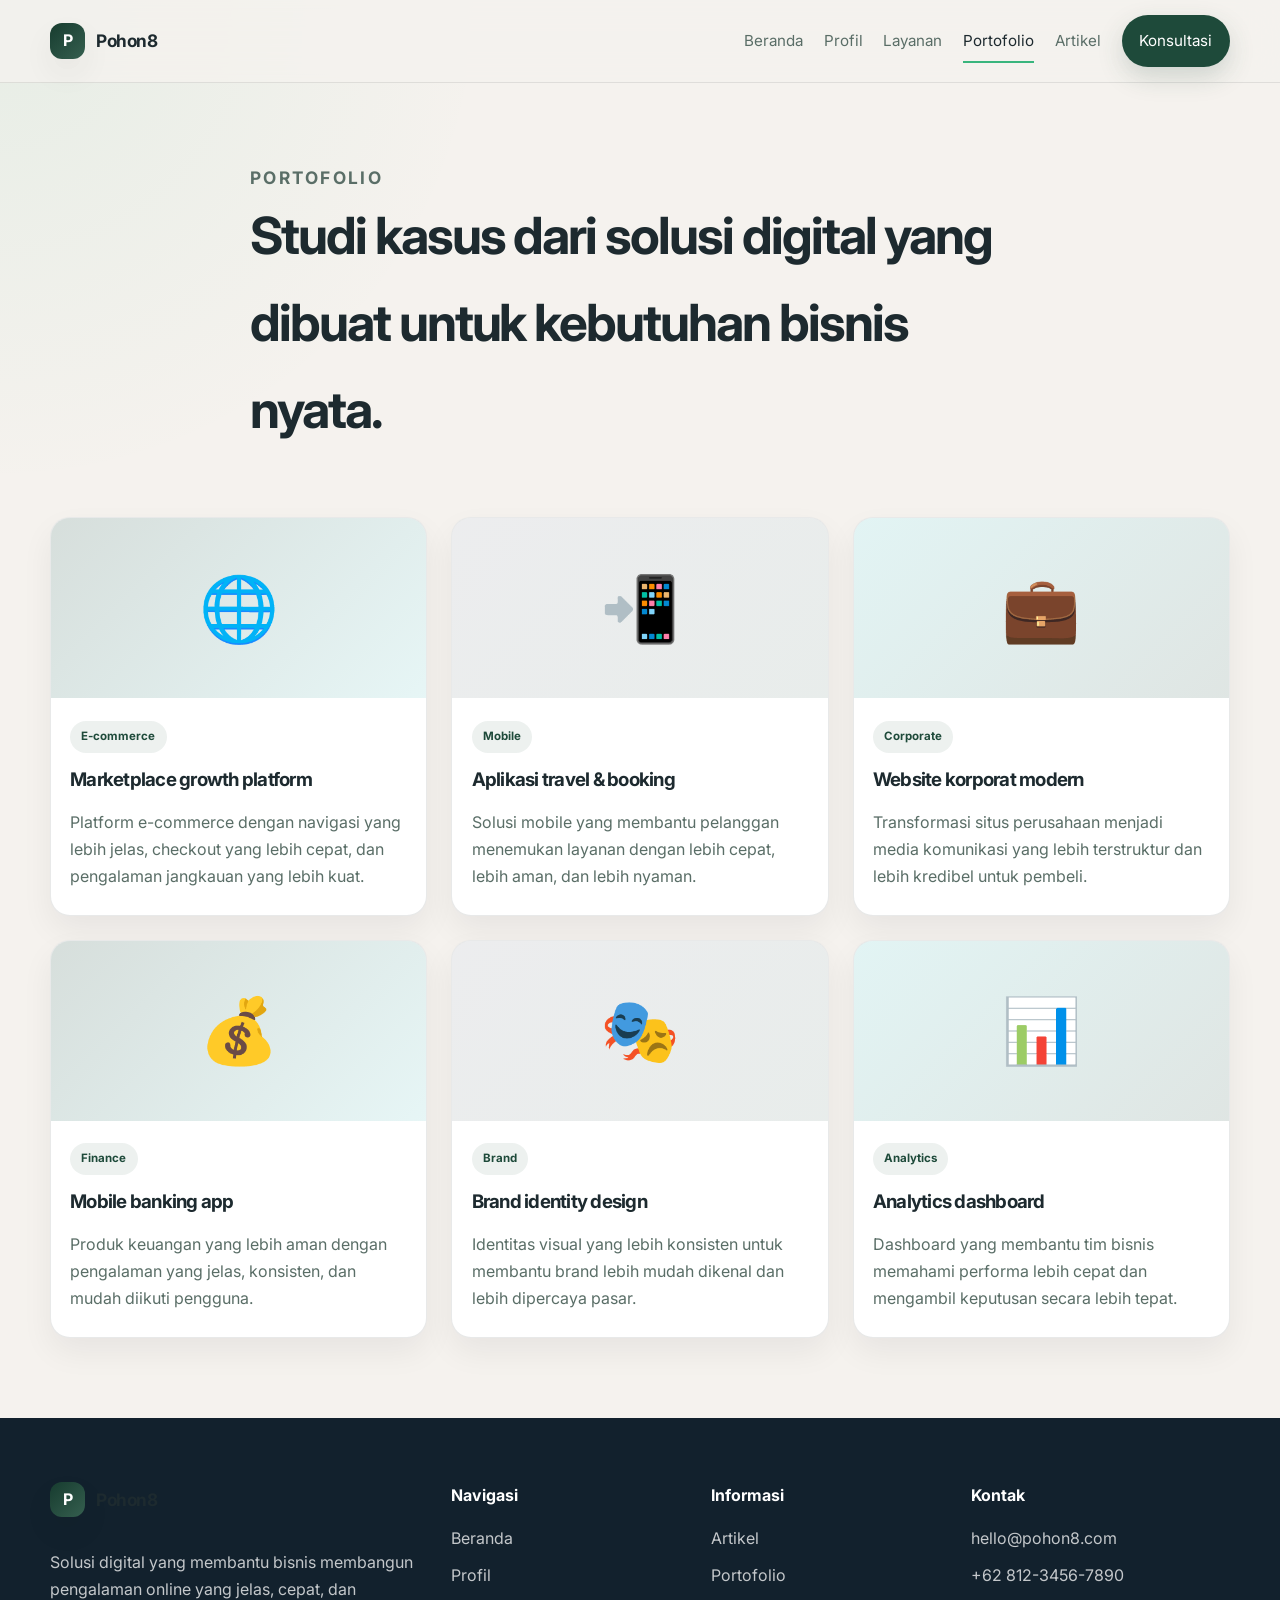
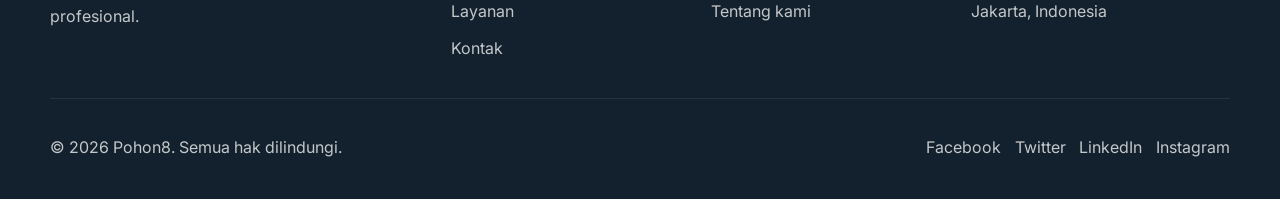
<file: pages/portfolio.html>
<!DOCTYPE html>
<html lang="id">
  <head>
    <meta charset="UTF-8" />
    <meta name="viewport" content="width=device-width, initial-scale=1.0" />
    <title>Portofolio Pohon8 | Studi Kasus Produk Digital</title>
    <meta name="description" content="Lihat studi kasus Pohon8 dalam membangun platform web, aplikasi mobile, dan pengalaman digital yang memengaruhi pertumbuhan bisnis." />
    <meta name="robots" content="index, follow" />
    <link rel="canonical" href="https://pohon8.github.io/pages/portfolio.html" />
    <link rel="preconnect" href="https://fonts.googleapis.com" />
    <link rel="preconnect" href="https://fonts.gstatic.com" crossorigin />
    <link href="https://fonts.googleapis.com/css2?family=Inter:wght@400;500;600;700;800&display=swap" rel="stylesheet" />
    <link rel="stylesheet" href="../css/style.css" />
  </head>
  <body>
    <header class="site-header">
      <div class="container nav-wrap">
        <a class="brand" href="../index.html" aria-label="Pohon8 home">
          <span class="brand-mark">P</span>
          <span class="brand-text">Pohon8</span>
        </a>

        <button class="nav-toggle" aria-label="Buka menu navigasi" aria-expanded="false">
          <span></span><span></span><span></span>
        </button>

        <nav class="site-nav" aria-label="Navigasi utama">
          <a href="../index.html" class="nav-link">Beranda</a>
          <a href="about.html" class="nav-link">Profil</a>
          <a href="services.html" class="nav-link">Layanan</a>
          <a href="portfolio.html" class="nav-link active">Portofolio</a>
          <a href="../blog/index.html" class="nav-link">Artikel</a>
          <a href="contact.html" class="nav-link nav-cta">Konsultasi</a>
        </nav>
      </div>
    </header>

    <main>
      <section class="page-hero">
        <div class="container page-hero-inner">
          <p class="eyebrow">Portofolio</p>
          <h1>Studi kasus dari solusi digital yang dibuat untuk kebutuhan bisnis nyata.</h1>
        </div>
      </section>

      <section class="detail-section">
        <div class="container">
          <div class="project-grid">
            <article class="project-card">
              <div class="project-visual visual-one">🌐</div>
              <div class="project-body">
                <span class="project-tag">E-commerce</span>
                <h3>Marketplace growth platform</h3>
                <p>Platform e-commerce dengan navigasi yang lebih jelas, checkout yang lebih cepat, dan pengalaman jangkauan yang lebih kuat.</p>
              </div>
            </article>
            <article class="project-card">
              <div class="project-visual visual-two">📲</div>
              <div class="project-body">
                <span class="project-tag">Mobile</span>
                <h3>Aplikasi travel & booking</h3>
                <p>Solusi mobile yang membantu pelanggan menemukan layanan dengan lebih cepat, lebih aman, dan lebih nyaman.</p>
              </div>
            </article>
            <article class="project-card">
              <div class="project-visual visual-three">💼</div>
              <div class="project-body">
                <span class="project-tag">Corporate</span>
                <h3>Website korporat modern</h3>
                <p>Transformasi situs perusahaan menjadi media komunikasi yang lebih terstruktur dan lebih kredibel untuk pembeli.</p>
              </div>
            </article>
            <article class="project-card">
              <div class="project-visual visual-one">💰</div>
              <div class="project-body">
                <span class="project-tag">Finance</span>
                <h3>Mobile banking app</h3>
                <p>Produk keuangan yang lebih aman dengan pengalaman yang jelas, konsisten, dan mudah diikuti pengguna.</p>
              </div>
            </article>
            <article class="project-card">
              <div class="project-visual visual-two">🎭</div>
              <div class="project-body">
                <span class="project-tag">Brand</span>
                <h3>Brand identity design</h3>
                <p>Identitas visuaI yang lebih konsisten untuk membantu brand lebih mudah dikenal dan lebih dipercaya pasar.</p>
              </div>
            </article>
            <article class="project-card">
              <div class="project-visual visual-three">📊</div>
              <div class="project-body">
                <span class="project-tag">Analytics</span>
                <h3>Analytics dashboard</h3>
                <p>Dashboard yang membantu tim bisnis memahami performa lebih cepat dan mengambil keputusan secara lebih tepat.</p>
              </div>
            </article>
          </div>
        </div>
      </section>
    </main>

    <footer class="site-footer">
      <div class="container footer-grid">
        <div>
          <a class="brand footer-brand" href="../index.html" aria-label="Pohon8 home">
            <span class="brand-mark">P</span>
            <span class="brand-text">Pohon8</span>
          </a>
          <p>Solusi digital yang membantu bisnis membangun pengalaman online yang jelas, cepat, dan profesional.</p>
        </div>
        <div>
          <h3>Navigasi</h3>
          <ul>
            <li><a href="../index.html">Beranda</a></li>
            <li><a href="about.html">Profil</a></li>
            <li><a href="services.html">Layanan</a></li>
            <li><a href="contact.html">Kontak</a></li>
          </ul>
        </div>
        <div>
          <h3>Informasi</h3>
          <ul>
            <li><a href="../blog/index.html">Artikel</a></li>
            <li><a href="portfolio.html">Portofolio</a></li>
            <li><a href="about.html">Tentang kami</a></li>
          </ul>
        </div>
        <div>
          <h3>Kontak</h3>
          <ul>
            <li><a href="mailto:hello@pohon8.com">hello@pohon8.com</a></li>
            <li><a href="tel:+6281234567890">+62 812-3456-7890</a></li>
            <li>Jakarta, Indonesia</li>
          </ul>
        </div>
      </div>
      <div class="container footer-bottom">
        <p>© <span data-year></span> Pohon8. Semua hak dilindungi.</p>
        <div class="socials">
          <a href="https://facebook.com/pohon8" target="_blank" rel="noreferrer">Facebook</a>
          <a href="https://twitter.com/pohon8" target="_blank" rel="noreferrer">Twitter</a>
          <a href="https://linkedin.com/company/pohon8" target="_blank" rel="noreferrer">LinkedIn</a>
          <a href="https://instagram.com/pohon8" target="_blank" rel="noreferrer">Instagram</a>
        </div>
      </div>
    </footer>

    <script src="../js/script.js"></script>
  </body>
</html>
</file>
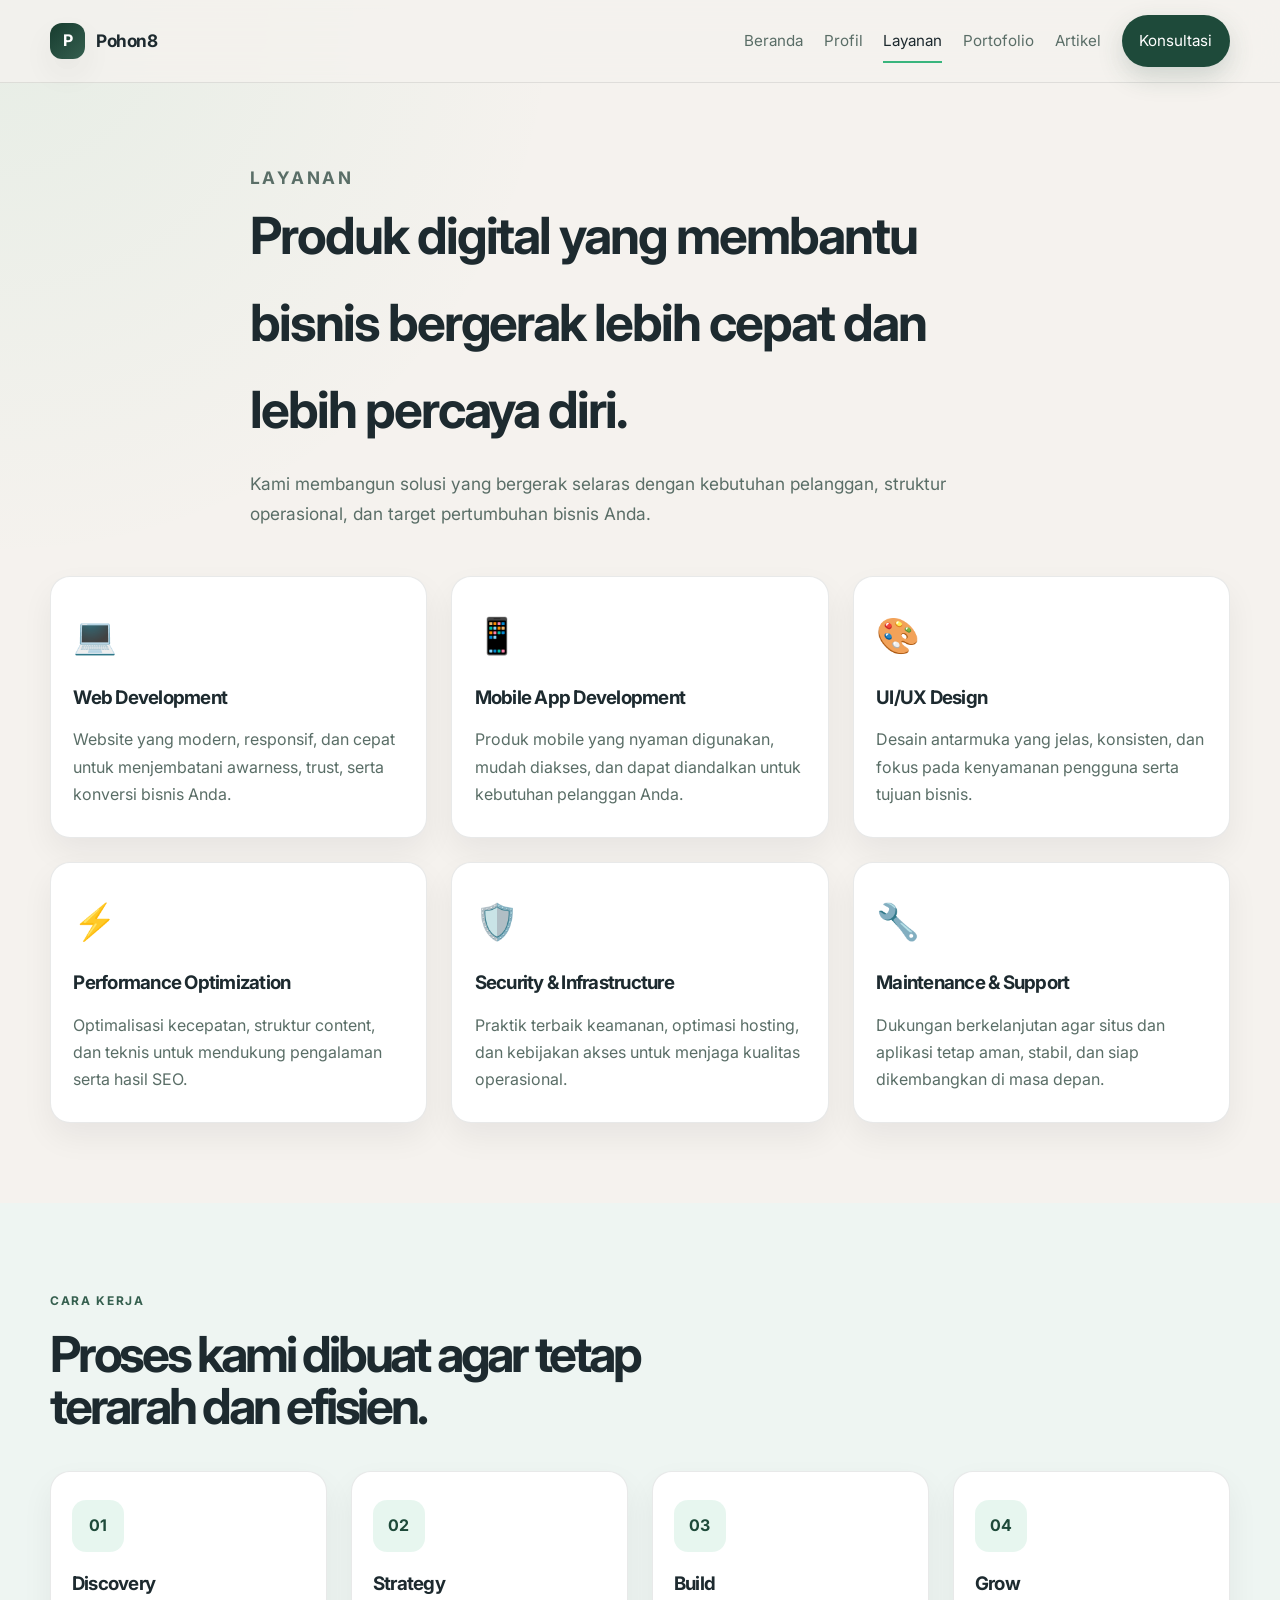
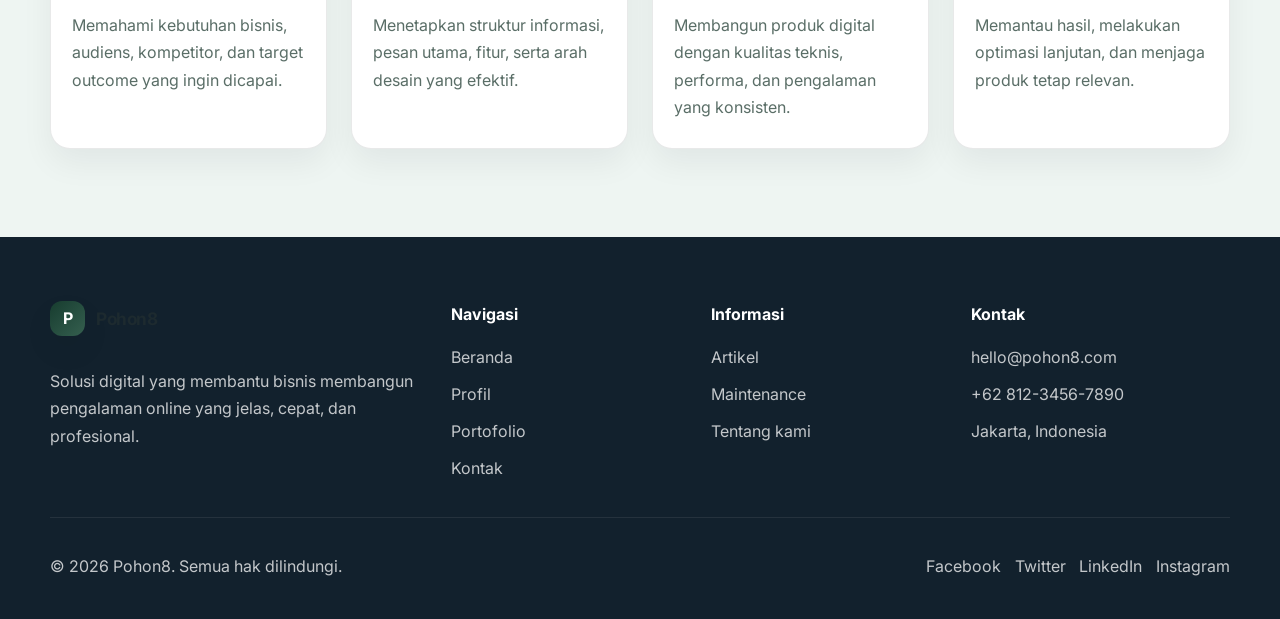
<file: pages/services.html>
<!DOCTYPE html>
<html lang="id">
  <head>
    <meta charset="UTF-8" />
    <meta name="viewport" content="width=device-width, initial-scale=1.0" />
    <title>Layanan Pohon8 | Web Development, Mobile App, UI/UX, SEO</title>
    <meta name="description" content="Pohon8 menyediakan layanan web development, mobile app, UI/UX design, maintenance, dan optimization untuk bisnis yang ingin tumbuh secara digital." />
    <meta name="robots" content="index, follow" />
    <link rel="canonical" href="https://pohon8.github.io/pages/services.html" />
    <link rel="preconnect" href="https://fonts.googleapis.com" />
    <link rel="preconnect" href="https://fonts.gstatic.com" crossorigin />
    <link href="https://fonts.googleapis.com/css2?family=Inter:wght@400;500;600;700;800&display=swap" rel="stylesheet" />
    <link rel="stylesheet" href="../css/style.css" />
  </head>
  <body>
    <header class="site-header">
      <div class="container nav-wrap">
        <a class="brand" href="../index.html" aria-label="Pohon8 home">
          <span class="brand-mark">P</span>
          <span class="brand-text">Pohon8</span>
        </a>

        <button class="nav-toggle" aria-label="Buka menu navigasi" aria-expanded="false">
          <span></span><span></span><span></span>
        </button>

        <nav class="site-nav" aria-label="Navigasi utama">
          <a href="../index.html" class="nav-link">Beranda</a>
          <a href="about.html" class="nav-link">Profil</a>
          <a href="services.html" class="nav-link active">Layanan</a>
          <a href="portfolio.html" class="nav-link">Portofolio</a>
          <a href="../blog/index.html" class="nav-link">Artikel</a>
          <a href="contact.html" class="nav-link nav-cta">Konsultasi</a>
        </nav>
      </div>
    </header>

    <main>
      <section class="page-hero">
        <div class="container page-hero-inner">
          <p class="eyebrow">Layanan</p>
          <h1>Produk digital yang membantu bisnis bergerak lebih cepat dan lebih percaya diri.</h1>
          <p>Kami membangun solusi yang bergerak selaras dengan kebutuhan pelanggan, struktur operasional, dan target pertumbuhan bisnis Anda.</p>
        </div>
      </section>

      <section class="detail-section">
        <div class="container">
          <div class="services-grid">
            <article class="service-card">
              <div class="service-icon">💻</div>
              <h3>Web Development</h3>
              <p>Website yang modern, responsif, dan cepat untuk menjembatani awarness, trust, serta konversi bisnis Anda.</p>
            </article>
            <article class="service-card">
              <div class="service-icon">📱</div>
              <h3>Mobile App Development</h3>
              <p>Produk mobile yang nyaman digunakan, mudah diakses, dan dapat diandalkan untuk kebutuhan pelanggan Anda.</p>
            </article>
            <article class="service-card">
              <div class="service-icon">🎨</div>
              <h3>UI/UX Design</h3>
              <p>Desain antarmuka yang jelas, konsisten, dan fokus pada kenyamanan pengguna serta tujuan bisnis.</p>
            </article>
            <article class="service-card">
              <div class="service-icon">⚡</div>
              <h3>Performance Optimization</h3>
              <p>Optimalisasi kecepatan, struktur content, dan teknis untuk mendukung pengalaman serta hasil SEO.</p>
            </article>
            <article class="service-card">
              <div class="service-icon">🛡️</div>
              <h3>Security & Infrastructure</h3>
              <p>Praktik terbaik keamanan, optimasi hosting, dan kebijakan akses untuk menjaga kualitas operasional.</p>
            </article>
            <article class="service-card">
              <div class="service-icon">🔧</div>
              <h3>Maintenance & Support</h3>
              <p>Dukungan berkelanjutan agar situs dan aplikasi tetap aman, stabil, dan siap dikembangkan di masa depan.</p>
            </article>
          </div>
        </div>
      </section>

      <section class="section section-soft">
        <div class="container">
          <div class="section-heading narrow">
            <p class="eyebrow">Cara kerja</p>
            <h2>Proses kami dibuat agar tetap terarah dan efisien.</h2>
          </div>

          <div class="process-grid">
            <article class="process-item">
              <span class="step">01</span>
              <h3>Discovery</h3>
              <p>Memahami kebutuhan bisnis, audiens, kompetitor, dan target outcome yang ingin dicapai.</p>
            </article>
            <article class="process-item">
              <span class="step">02</span>
              <h3>Strategy</h3>
              <p>Menetapkan struktur informasi, pesan utama, fitur, serta arah desain yang efektif.</p>
            </article>
            <article class="process-item">
              <span class="step">03</span>
              <h3>Build</h3>
              <p>Membangun produk digital dengan kualitas teknis, performa, dan pengalaman yang konsisten.</p>
            </article>
            <article class="process-item">
              <span class="step">04</span>
              <h3>Grow</h3>
              <p>Memantau hasil, melakukan optimasi lanjutan, dan menjaga produk tetap relevan.</p>
            </article>
          </div>
        </div>
      </section>
    </main>

    <footer class="site-footer">
      <div class="container footer-grid">
        <div>
          <a class="brand footer-brand" href="../index.html" aria-label="Pohon8 home">
            <span class="brand-mark">P</span>
            <span class="brand-text">Pohon8</span>
          </a>
          <p>Solusi digital yang membantu bisnis membangun pengalaman online yang jelas, cepat, dan profesional.</p>
        </div>
        <div>
          <h3>Navigasi</h3>
          <ul>
            <li><a href="../index.html">Beranda</a></li>
            <li><a href="about.html">Profil</a></li>
            <li><a href="portfolio.html">Portofolio</a></li>
            <li><a href="contact.html">Kontak</a></li>
          </ul>
        </div>
        <div>
          <h3>Informasi</h3>
          <ul>
            <li><a href="../blog/index.html">Artikel</a></li>
            <li><a href="services.html">Maintenance</a></li>
            <li><a href="about.html">Tentang kami</a></li>
          </ul>
        </div>
        <div>
          <h3>Kontak</h3>
          <ul>
            <li><a href="mailto:hello@pohon8.com">hello@pohon8.com</a></li>
            <li><a href="tel:+6281234567890">+62 812-3456-7890</a></li>
            <li>Jakarta, Indonesia</li>
          </ul>
        </div>
      </div>
      <div class="container footer-bottom">
        <p>© <span data-year></span> Pohon8. Semua hak dilindungi.</p>
        <div class="socials">
          <a href="https://facebook.com/pohon8" target="_blank" rel="noreferrer">Facebook</a>
          <a href="https://twitter.com/pohon8" target="_blank" rel="noreferrer">Twitter</a>
          <a href="https://linkedin.com/company/pohon8" target="_blank" rel="noreferrer">LinkedIn</a>
          <a href="https://instagram.com/pohon8" target="_blank" rel="noreferrer">Instagram</a>
        </div>
      </div>
    </footer>

    <script src="../js/script.js"></script>
  </body>
</html>
</file>
<file: css/style.css>
* {
  box-sizing: border-box;
}

:root {
  --forest: #1e4a3a;
  --forest-deep: #173c2f;
  --forest-soft: #355f4f;
  --sage: #edf5f1;
  --sage-strong: #dfeee5;
  --green: #39b57d;
  --teal: #2c8d88;
  --sky: #12212d;
  --ink: #1d2a2f;
  --muted: #5a6e67;
  --line: rgba(29, 42, 47, 0.1);
  --page: #f5f2ee;
  --panel: #ffffff;
  --panel-alt: #f0f5f2;
  --shadow-soft: 0 14px 32px rgba(17, 24, 39, 0.06);
  --shadow-strong: 0 22px 50px rgba(17, 24, 39, 0.12);
  --radius: 20px;
  --radius-sm: 14px;
  --container: 1180px;
  --transition: 220ms ease;
}

html {
  scroll-behavior: smooth;
}

body {
  margin: 0;
  font-family: "Inter", "Segoe UI", sans-serif;
  color: var(--ink);
  background:
    radial-gradient(circle at top left, rgba(57, 181, 125, 0.08), transparent 22%),
    var(--page);
  line-height: 1.7;
}

a {
  color: inherit;
  text-decoration: none;
}

img {
  max-width: 100%;
  display: block;
}

button,
input,
textarea,
select {
  font: inherit;
  border: none;
}

.skip-link {
  position: absolute;
  left: 1rem;
  top: -3rem;
  background: var(--forest);
  color: #fff;
  padding: 0.7rem 1rem;
  z-index: 1000;
  border-radius: 0 0 12px 12px;
}

.skip-link:focus {
  top: 0;
}

.container {
  width: min(var(--container), calc(100% - 2rem));
  margin: 0 auto;
}

.site-header {
  position: sticky;
  top: 0;
  z-index: 100;
  backdrop-filter: blur(18px);
  background: rgba(245, 242, 238, 0.82);
  border-bottom: 1px solid var(--line);
}

.nav-wrap {
  display: flex;
  align-items: center;
  justify-content: space-between;
  min-height: 82px;
  gap: 1rem;
}

.brand {
  display: inline-flex;
  align-items: center;
  gap: 0.7rem;
  font-weight: 700;
  letter-spacing: -0.03em;
}

.brand-mark {
  display: grid;
  place-items: center;
  width: 2.2rem;
  height: 2.2rem;
  border-radius: 12px;
  background: linear-gradient(135deg, var(--forest-deep), var(--forest-soft));
  color: #fff;
  box-shadow: var(--shadow-soft);
}

.brand-text {
  font-size: 1.08rem;
  color: var(--ink);
}

.site-nav {
  display: flex;
  align-items: center;
  gap: 1.3rem;
}

.nav-link {
  position: relative;
  font-size: 0.95rem;
  color: var(--muted);
  transition: color var(--transition);
}

.nav-link:hover,
.nav-link.active {
  color: var(--ink);
}

.nav-link:not(.nav-cta)::after {
  content: "";
  position: absolute;
  left: 0;
  bottom: -0.55rem;
  width: 100%;
  height: 2px;
  background: var(--green);
  transform: scaleX(0);
  transform-origin: center;
  transition: transform var(--transition);
}

.nav-link:hover::after,
.nav-link.active::after {
  transform: scaleX(1);
}

.nav-cta {
  background: var(--forest);
  color: #fff !important;
  padding: 0.8rem 1.1rem;
  border-radius: 999px;
  box-shadow: 0 10px 26px rgba(30, 74, 58, 0.18);
  cursor: pointer;
}

.nav-cta::after {
  display: none;
}

.nav-toggle {
  display: none;
  width: 46px;
  height: 46px;
  border: 1px solid var(--line);
  border-radius: 12px;
  background: rgba(255, 255, 255, 0.9);
  padding: 0.7rem;
  cursor: pointer;
}

.nav-toggle span {
  display: block;
  width: 100%;
  height: 2px;
  background: var(--ink);
  margin: 5px 0;
  border-radius: 999px;
  transition: transform var(--transition), opacity var(--transition);
}

.nav-toggle.is-open span:nth-child(1) {
  transform: translateY(7px) rotate(45deg);
}

.nav-toggle.is-open span:nth-child(2) {
  opacity: 0;
}

.nav-toggle.is-open span:nth-child(3) {
  transform: translateY(-7px) rotate(-45deg);
}

.hero {
  padding: 5.5rem 0 4rem;
}

.hero-grid {
  display: grid;
  grid-template-columns: 1.1fr 0.9fr;
  align-items: center;
  gap: 3rem;
}

.trust-band {
  background: rgba(255, 255, 255, 0.7);
  border-top: 1px solid var(--line);
  border-bottom: 1px solid var(--line);
  padding: 2.2rem 0;
}

.trust-inner {
  text-align: center;
}

.trust-inner p {
  margin: 0 0 1.2rem;
  color: var(--muted);
  font-size: 0.95rem;
  font-weight: 500;
}

.trust-list {
  display: flex;
  flex-wrap: wrap;
  justify-content: center;
  gap: 1rem 2.5rem;
  list-style: none;
  padding: 0;
  margin: 0;
}

.trust-list span {
  color: var(--ink);
  font-weight: 600;
  font-size: 0.95rem;
}

.eyebrow {
  margin: 0 0 1rem;
  font-size: 0.75rem;
  font-weight: 700;
  letter-spacing: 0.14em;
  text-transform: uppercase;
  color: var(--forest-soft);
}

.eyebrow.light {
  color: rgba(255, 255, 255, 0.8);
}

.hero-copy h1,
.section-heading h2,
.cta-strip h2 {
  margin: 0;
  letter-spacing: -0.065em;
  line-height: 1.06;
  color: var(--ink);
}

.hero-copy h1 {
  font-size: clamp(2.8rem, 5vw, 5rem);
  max-width: 620px;
}

.intro {
  margin: 1.4rem 0 0;
  max-width: 600px;
  font-size: 1.08rem;
  color: var(--muted);
}

.hero-actions {
  display: flex;
  flex-wrap: wrap;
  gap: 1rem;
  margin-top: 2rem;
}

.button {
  display: inline-flex;
  align-items: center;
  justify-content: center;
  min-height: 52px;
  padding: 0.9rem 1.4rem;
  border: 1px solid transparent;
  border-radius: 999px;
  font-weight: 600;
  cursor: pointer;
  transition: transform var(--transition), box-shadow var(--transition), border-color var(--transition), background var(--transition);
}

.button:hover {
  transform: translateY(-1px);
}

.button-primary {
  background: linear-gradient(135deg, var(--forest), var(--forest-soft));
  color: #fff;
  box-shadow: 0 14px 30px rgba(30, 74, 58, 0.18);
}

.button-secondary {
  border-color: rgba(29, 42, 47, 0.08);
  background: rgba(255,255,255,0.72);
  color: var(--ink);
}

.button-light {
  background: #fff;
  color: var(--forest);
}

.hero-meta {
  display: flex;
  flex-wrap: wrap;
  gap: 1rem 1.5rem;
  list-style: none;
  padding: 0;
  margin: 2rem 0 0;
  color: var(--muted);
  font-weight: 500;
}

.hero-meta li {
  position: relative;
  padding-left: 1rem;
}

.hero-meta li::before {
  content: "";
  position: absolute;
  left: 0;
  top: 0.7rem;
  width: 0.5rem;
  height: 0.5rem;
  border-radius: 50%;
  background: var(--green);
}

.hero-visual {
  position: relative;
  min-height: 520px;
  display: grid;
  place-items: center;
}

.dashboard-card {
  width: min(100%, 500px);
  background: rgba(255, 255, 255, 0.92);
  border: 1px solid rgba(18, 32, 42, 0.06);
  border-radius: 26px;
  box-shadow: var(--shadow-strong);
  padding: 1.4rem 1.3rem 1.1rem;
}

.card-header {
  display: flex;
  gap: 0.55rem;
  margin-bottom: 1.5rem;
}

.dot {
  width: 0.8rem;
  height: 0.8rem;
  border-radius: 50%;
  display: inline-block;
}

.dot.green { background: #10b981; }
.dot.amber { background: #fbbf24; }
.dot.red { background: #ef4444; }

.stat-row {
  display: flex;
  justify-content: space-between;
  align-items: center;
  gap: 1rem;
  padding-bottom: 1.2rem;
  border-bottom: 1px solid var(--line);
}

.small-label {
  display: block;
  margin-bottom: 0.3rem;
  font-size: 0.75rem;
  color: var(--muted);
}

.stat-row strong {
  font-size: clamp(1.6rem, 2vw, 2.3rem);
  letter-spacing: -0.06em;
}

.trend {
  font-size: 0.8rem;
  font-weight: 700;
  padding: 0.45rem 0.7rem;
  border-radius: 999px;
}

.trend.up {
  color: var(--forest);
  background: rgba(57, 181, 125, 0.12);
}

.bars {
  display: flex;
  align-items: end;
  justify-content: space-between;
  gap: 0.7rem;
  height: 170px;
  padding-top: 1.4rem;
}

.bars span {
  display: block;
  width: 100%;
  border-radius: 999px 999px 0 0;
  background: linear-gradient(180deg, rgba(30, 74, 58, 0.95), rgba(30, 74, 58, 0.25));
}

.mini-panel {
  position: absolute;
  background: rgba(255, 255, 255, 0.9);
  border: 1px solid rgba(18, 32, 42, 0.06);
  border-radius: 18px;
  box-shadow: var(--shadow-soft);
  padding: 0.9rem 1rem;
}

.panel-one {
  left: 0;
  bottom: 2.4rem;
}

.panel-two {
  right: 1.5rem;
  top: 3.5rem;
}

.mini-label {
  display: block;
  font-size: 0.72rem;
  color: var(--muted);
  margin-bottom: 0.15rem;
}

.mini-panel strong {
  font-size: 1.5rem;
  letter-spacing: -0.05em;
}

.section {
  padding: 5.5rem 0;
}

.section-soft {
  background: #eef5f2;
}

.section-heading {
  margin-bottom: 2.4rem;
}

.section-heading.split {
  display: flex;
  align-items: end;
  justify-content: space-between;
  gap: 1rem;
}

.section-heading.narrow {
  max-width: 780px;
}

.section-heading h2,
.cta-strip h2 {
  font-size: clamp(2rem, 4vw, 3.1rem);
  max-width: 700px;
}

.text-link {
  color: var(--forest);
  font-weight: 600;
}

.feature-grid,
.services-grid,
.process-grid,
.project-grid,
.testimonial-grid,
.footer-grid {
  display: grid;
  gap: 1.5rem;
}

.feature-grid { grid-template-columns: repeat(3, minmax(0, 1fr)); }

.feature-card,
.service-card,
.process-item,
.project-card,
.testimonial-card,
.info-card,
.article-card,
.contact-card {
  background: var(--panel);
  border: 1px solid var(--line);
  border-radius: var(--radius);
  box-shadow: var(--shadow-soft);
}

.feature-card {
  padding: 2rem 1.5rem;
}

.icon-box {
  display: inline-grid;
  place-items: center;
  min-width: 3rem;
  height: 3rem;
  border-radius: 12px;
  background: rgba(30, 74, 58, 0.08);
  color: var(--forest);
  font-weight: 700;
  margin-bottom: 1rem;
}

.feature-card h3,
.service-card h3,
.process-item h3,
.project-card h3,
.article-card h3,
.page-hero h1,
.info-card h3,
.contact-card h3 {
  margin: 0 0 0.8rem;
  letter-spacing: -0.04em;
  color: var(--ink);
}

.feature-card p,
.service-card p,
.process-item p,
.project-card p,
.article-card p,
.info-card p,
.contact-card p,
.testimonial-card p,
.page-hero p,
.detail-copy p,
.faq-item p {
  margin: 0;
  color: var(--muted);
}

.services-grid { grid-template-columns: repeat(3, minmax(0, 1fr)); }

.service-card {
  padding: 1.8rem 1.4rem;
  transition: transform var(--transition), box-shadow var(--transition);
}

.service-card:hover,
.project-card:hover,
.article-card:hover,
.feature-card:hover {
  transform: translateY(-2px);
  box-shadow: 0 18px 30px rgba(15, 23, 42, 0.08);
}

.service-icon {
  font-size: 2.2rem;
  margin-bottom: 1rem;
}

.process-grid { grid-template-columns: repeat(4, minmax(0, 1fr)); }

.process-item {
  padding: 1.7rem 1.3rem;
}

.step {
  display: inline-flex;
  align-items: center;
  justify-content: center;
  width: 52px;
  height: 52px;
  margin-bottom: 1rem;
  border-radius: 14px;
  background: rgba(57, 181, 125, 0.12);
  color: var(--forest);
  font-weight: 700;
}

.project-grid { grid-template-columns: repeat(3, minmax(0, 1fr)); }

.project-card {
  overflow: hidden;
}

.project-visual {
  display: grid;
  place-items: center;
  min-height: 180px;
  font-size: 4rem;
  background: linear-gradient(135deg, rgba(30, 74, 58, 0.12), rgba(15, 23, 42, 0.04));
}

.visual-one { background: linear-gradient(135deg, rgba(30, 74, 58, 0.18), rgba(14, 165, 164, 0.1)); }
.visual-two { background: linear-gradient(135deg, rgba(15, 23, 42, 0.08), rgba(30, 74, 58, 0.1)); }
.visual-three { background: linear-gradient(135deg, rgba(14, 165, 164, 0.12), rgba(30, 74, 58, 0.14)); }

.project-body {
  padding: 1.4rem 1.2rem 1.5rem;
}

.project-tag {
  display: inline-block;
  margin-bottom: 0.7rem;
  padding: 0.4rem 0.7rem;
  border-radius: 999px;
  background: rgba(30, 74, 58, 0.08);
  color: var(--forest);
  font-size: 0.72rem;
  font-weight: 700;
}

.testimonial-grid { grid-template-columns: repeat(3, minmax(0, 1fr)); }

.testimonial-card {
  padding: 1.6rem;
}

.person {
  margin-top: 1.3rem;
  display: flex;
  flex-direction: column;
  gap: 0.2rem;
}

.person strong {
  color: var(--ink);
}

.person span {
  color: var(--muted);
  font-size: 0.9rem;
}

.cta-strip {
  padding: 2.5rem 0 5.5rem;
}

.cta-strip-inner {
  display: flex;
  align-items: center;
  justify-content: space-between;
  gap: 1.2rem;
  padding: 2rem 2.2rem;
  border-radius: 28px;
  background: linear-gradient(135deg, var(--forest), var(--sky));
  color: #fff;
  box-shadow: var(--shadow-strong);
}

.cta-strip h2 {
  color: #fff;
  max-width: 650px;
}

.site-footer {
  background: var(--sky);
  color: rgba(255,255,255,0.78);
  padding: 4rem 0 1.4rem;
}

.footer-grid {
  grid-template-columns: 1.6fr 1fr 1fr 1.1fr;
  align-items: start;
  padding-bottom: 2.2rem;
}

.footer-brand {
  color: #fff;
  margin-bottom: 1rem;
}

.site-footer h3 {
  margin: 0 0 1rem;
  color: #fff;
  font-size: 1rem;
}

.site-footer p,
.site-footer li,
.site-footer a {
  color: rgba(255,255,255,0.75);
}

.site-footer ul {
  list-style: none;
  padding: 0;
  margin: 0;
  display: grid;
  gap: 0.6rem;
}

.footer-bottom {
  display: flex;
  align-items: center;
  justify-content: space-between;
  gap: 1rem;
  padding-top: 1.2rem;
  border-top: 1px solid rgba(255,255,255,0.08);
}

.socials {
  display: flex;
  flex-wrap: wrap;
  gap: 0.85rem;
}

.page-hero {
  padding: 5rem 0 3rem;
}

.page-hero-inner {
  max-width: 780px;
}

.page-hero h1 {
  font-size: clamp(2.5rem, 4vw, 4rem);
  margin-bottom: 1rem;
}

.page-hero p {
  font-size: 1.08rem;
  color: var(--muted);
}

.detail-section {
  padding: 0 0 5rem;
}

.detail-grid {
  display: grid;
  grid-template-columns: 1.3fr 0.7fr;
  gap: 1.5rem;
}

.detail-copy,
.info-card,
.contact-card,
.faq-item {
  padding: 1.8rem;
  background: var(--panel);
  border: 1px solid var(--line);
  border-radius: var(--radius);
  box-shadow: var(--shadow-soft);
}

.detail-copy p + p {
  margin-top: 1rem;
}

.info-stack,
.contact-stack,
.faq-list {
  display: grid;
  gap: 1rem;
}

.info-card strong {
  display: block;
  margin-bottom: 0.3rem;
  font-size: 1.1rem;
  color: var(--ink);
}

.contact-form {
  display: grid;
  gap: 1rem;
}

.contact-form .field {
  display: grid;
  gap: 0.46rem;
}

.contact-form label {
  font-weight: 600;
  color: var(--ink);
}

.contact-form input,
.contact-form textarea,
.contact-form select {
  width: 100%;
  border: 1px solid rgba(18, 32, 42, 0.12);
  border-radius: 12px;
  min-height: 52px;
  background: #fff;
  color: var(--ink);
  padding: 0.85rem 1rem;
  transition: border-color var(--transition), box-shadow var(--transition);
}

.contact-form textarea {
  min-height: 150px;
  resize: vertical;
}

.contact-form input:focus,
.contact-form textarea:focus,
.contact-form select:focus {
  outline: none;
  border-color: rgba(30, 74, 58, 0.5);
  box-shadow: 0 0 0 4px rgba(30, 74, 58, 0.08);
}

.article-grid {
  display: grid;
  grid-template-columns: repeat(3, minmax(0, 1fr));
  gap: 1.5rem;
}

.article-card {
  overflow: hidden;
}

.article-image {
  display: grid;
  place-items: center;
  min-height: 220px;
  background: linear-gradient(135deg, rgba(30, 74, 58, 0.16), rgba(15, 23, 42, 0.05));
  font-size: 4rem;
}

.article-body {
  padding: 1.2rem 1.2rem 1.5rem;
}

.meta {
  display: inline-block;
  margin-bottom: 0.7rem;
  color: var(--forest);
  font-size: 0.75rem;
  font-weight: 700;
  letter-spacing: 0.08em;
  text-transform: uppercase;
}

.article-link {
  display: inline-flex;
  margin-top: 1rem;
  color: var(--forest);
  font-weight: 700;
}

.article-layout {
  display: grid;
  grid-template-columns: minmax(0, 1fr) 320px;
  gap: 2rem;
}

.article-content {
  background: var(--panel);
  border: 1px solid var(--line);
  border-radius: var(--radius);
  box-shadow: var(--shadow-soft);
  padding: 2rem;
}

.article-content h2,
.article-content h3 {
  color: var(--ink);
  letter-spacing: -0.05em;
  margin-top: 1.5rem;
  margin-bottom: 0.8rem;
}

.article-content p,
.article-content li {
  color: var(--muted);
}

.article-sidebar {
  display: grid;
  gap: 1rem;
}

.sidebar-box {
  background: var(--panel);
  border: 1px solid var(--line);
  border-radius: var(--radius);
  box-shadow: var(--shadow-soft);
  padding: 1.4rem;
}

.sidebar-box h3 {
  margin-top: 0;
  margin-bottom: 1rem;
  color: var(--ink);
}

.sidebar-box ul {
  margin: 0;
  padding-left: 1rem;
  color: var(--muted);
}

@media (max-width: 980px) {
  .hero-grid,
  .detail-grid,
  .article-layout {
    grid-template-columns: 1fr;
  }

  .feature-grid,
  .services-grid,
  .process-grid,
  .project-grid,
  .testimonial-grid,
  .article-grid,
  .footer-grid {
    grid-template-columns: repeat(2, minmax(0, 1fr));
  }
}

@media (max-width: 760px) {
  .nav-toggle {
    display: block;
  }

  .site-nav {
    position: absolute;
    top: 100%;
    left: 0;
    right: 0;
    display: none;
    flex-direction: column;
    align-items: flex-start;
    gap: 1rem;
    padding: 1rem 1rem 1.5rem;
    border-bottom: 1px solid var(--line);
    background: rgba(245, 242, 238, 0.98);
    z-index: 99;
  }

  .site-nav.is-open {
    display: flex;
  }

  .hero {
    padding-top: 4rem;
  }

  .section-heading.split,
  .cta-strip-inner,
  .footer-bottom {
    flex-direction: column;
    align-items: flex-start;
  }

  .feature-grid,
  .services-grid,
  .process-grid,
  .project-grid,
  .testimonial-grid,
  .article-grid,
  .footer-grid {
    grid-template-columns: 1fr;
  }

  .panel-one,
  .panel-two {
    position: static;
    margin-top: 1rem;
  }

  .hero-visual {
    min-height: auto;
    display: block;
  }

  .trust-list {
    gap: 1rem 2rem;
  }
}

@media (max-width: 560px) {
  .hero-copy h1 {
    font-size: clamp(2.2rem, 9vw, 3rem);
  }

  .button,
  .nav-cta {
    width: 100%;
  }

  .hero-actions {
    flex-direction: column;
  }

  .cta-strip-inner {
    padding: 1.5rem 1.25rem;
  }
}
</file>
